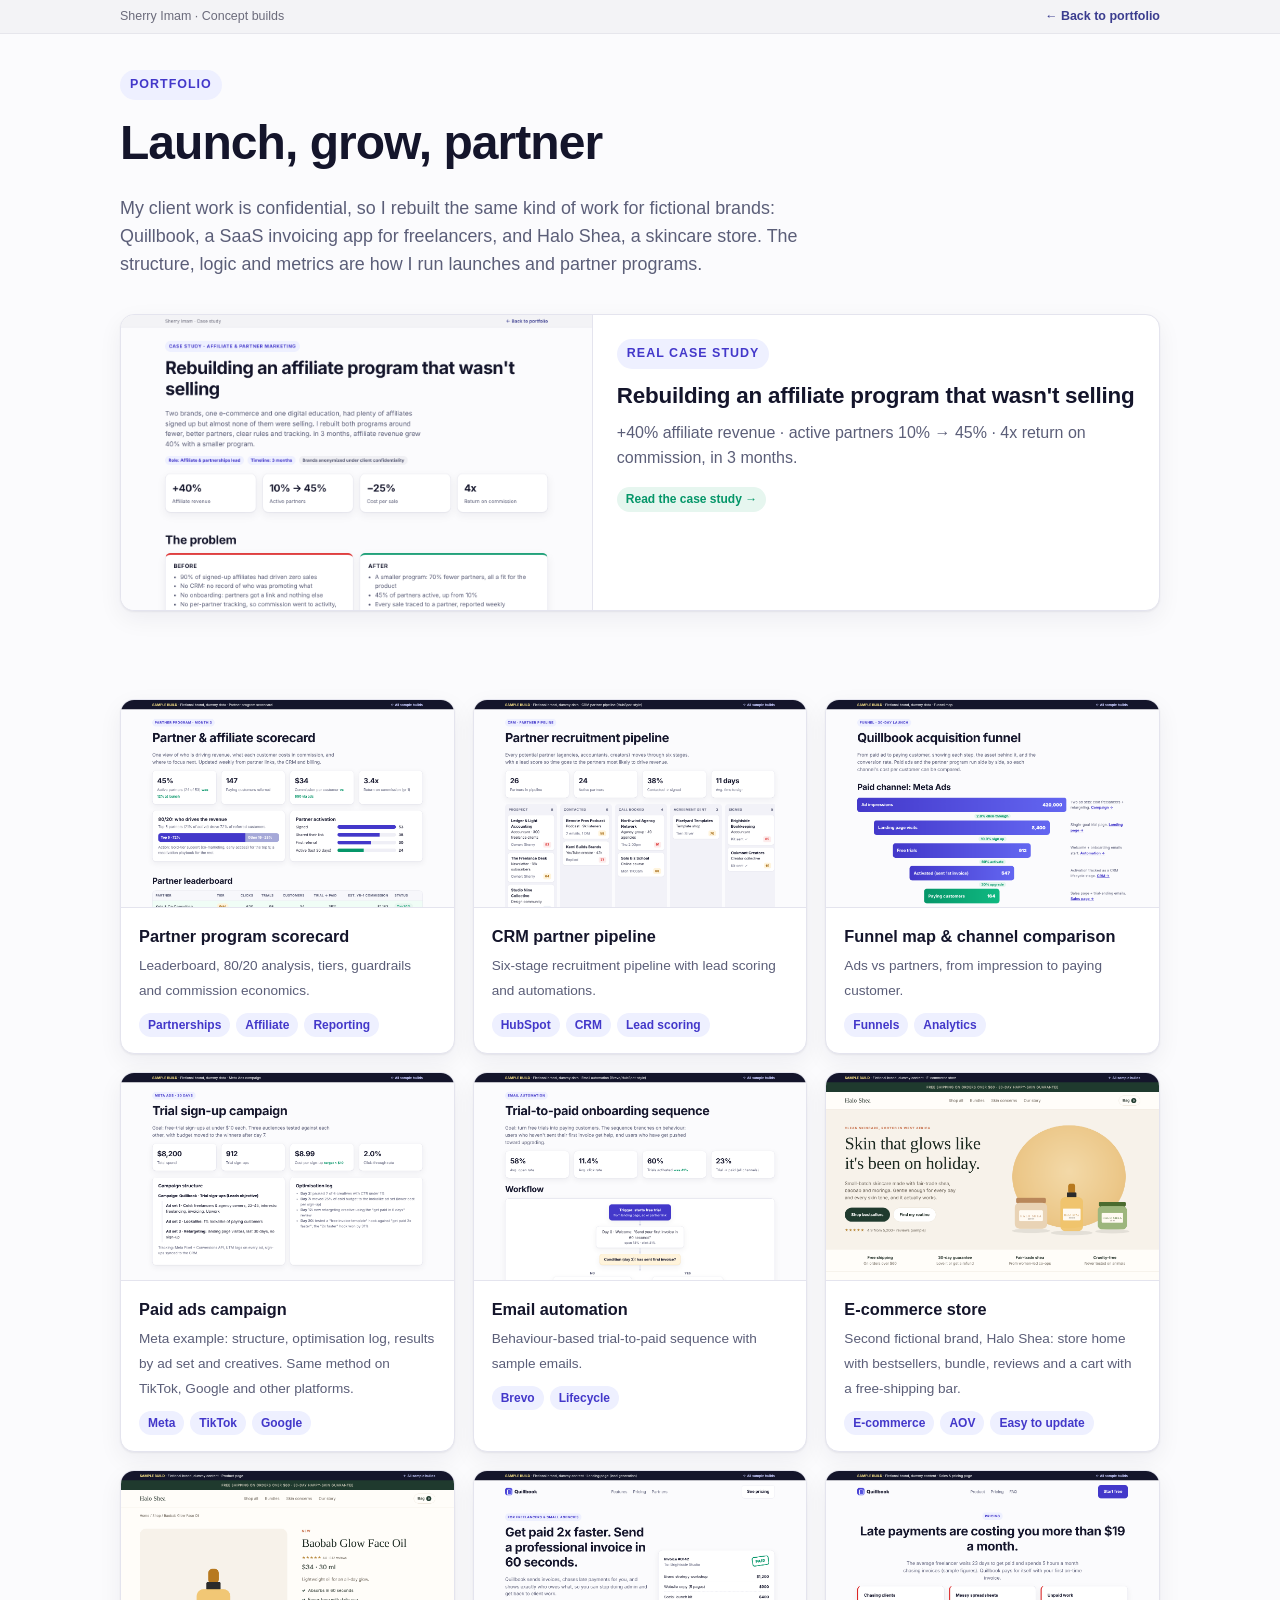
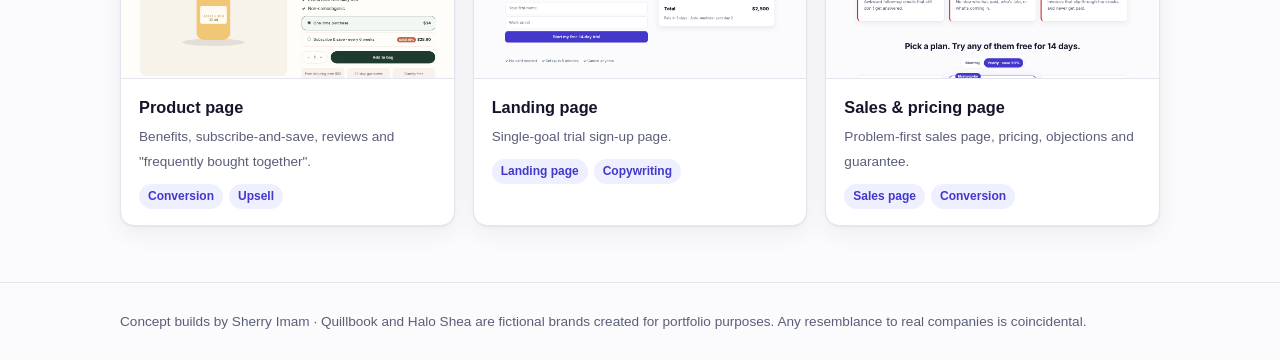
<file: samples/index.html>
<!doctype html>
<html lang="en"><head><meta charset="utf-8"><meta name="viewport" content="width=device-width,initial-scale=1">
<title>Concept builds · Sherry Imam</title>
<link rel="stylesheet" href="style.css">
<style>
.item{display:flex;flex-direction:column;text-decoration:none;color:inherit;padding:0;overflow:hidden;transition:transform .15s}
.item:hover{transform:translateY(-2px)}
.item img{display:block;width:100%;aspect-ratio:16/10;object-fit:cover;object-position:top;border-bottom:1px solid var(--line);background:#f2f2f8}
.item .tx{padding:16px 18px}
.item .tx b{display:block;font-size:1.02rem;margin-bottom:4px}
.chips{display:flex;flex-wrap:wrap;gap:6px;margin-top:10px}
</style></head><body>
<div class="sample-bar"><div class="wrap"><span>Sherry Imam · Concept builds</span><a href="../index.html">← Back to portfolio</a></div></div>

<section class="page-head"><div class="wrap">
  <span class="eyebrow">Portfolio</span>
  <h1>Launch, grow, partner</h1>
  <p class="lede">My client work is confidential, so I rebuilt the same kind of work for fictional brands: Quillbook, a SaaS invoicing app for freelancers, and Halo Shea, a skincare store. The structure, logic and metrics are how I run launches and partner programs.</p>
</div></section>

<section style="padding-top:10px"><div class="wrap">
  <a class="card" href="case-affiliate.html" style="display:grid;grid-template-columns:1fr 1.2fr;gap:0;padding:0;overflow:hidden;text-decoration:none;color:inherit;margin-bottom:22px"><img src="thumbs/case.png" alt="Affiliate program case study" style="width:100%;height:100%;object-fit:cover;object-position:top;border-right:1px solid var(--line)"><div style="padding:24px"><span class="eyebrow">Real case study</span><h2 style="font-size:1.4rem">Rebuilding an affiliate program that wasn't selling</h2><p class="muted">+40% affiliate revenue · active partners 10% → 45% · 4x return on commission, in 3 months.</p><span class="pill green">Read the case study →</span></div></a>
</div></section>
<section style="padding-top:10px"><div class="wrap grid g3">
  <a class="card item" href="partners.html"><img src="thumbs/partners.png" alt="Partner program scorecard"><div class="tx"><b>Partner program scorecard</b><span class="muted small">Leaderboard, 80/20 analysis, tiers, guardrails and commission economics.</span><div class="chips"><span class="pill">Partnerships</span><span class="pill">Affiliate</span><span class="pill">Reporting</span></div></div></a>
  <a class="card item" href="crm.html"><img src="thumbs/crm.png" alt="CRM partner pipeline"><div class="tx"><b>CRM partner pipeline</b><span class="muted small">Six-stage recruitment pipeline with lead scoring and automations.</span><div class="chips"><span class="pill">HubSpot</span><span class="pill">CRM</span><span class="pill">Lead scoring</span></div></div></a>
  <a class="card item" href="funnel.html"><img src="thumbs/funnel.png" alt="Funnel map"><div class="tx"><b>Funnel map &amp; channel comparison</b><span class="muted small">Ads vs partners, from impression to paying customer.</span><div class="chips"><span class="pill">Funnels</span><span class="pill">Analytics</span></div></div></a>
  <a class="card item" href="meta.html"><img src="thumbs/meta.png" alt="Meta Ads campaign"><div class="tx"><b>Paid ads campaign</b><span class="muted small">Meta example: structure, optimisation log, results by ad set and creatives. Same method on TikTok, Google and other platforms.</span><div class="chips"><span class="pill">Meta</span><span class="pill">TikTok</span><span class="pill">Google</span></div></div></a>
  <a class="card item" href="email.html"><img src="thumbs/email.png" alt="Email automation"><div class="tx"><b>Email automation</b><span class="muted small">Behaviour-based trial-to-paid sequence with sample emails.</span><div class="chips"><span class="pill">Brevo</span><span class="pill">Lifecycle</span></div></div></a>
  <a class="card item" href="store/index.html"><img src="thumbs/store.png" alt="E-commerce store"><div class="tx"><b>E-commerce store</b><span class="muted small">Second fictional brand, Halo Shea: store home with bestsellers, bundle, reviews and a cart with a free-shipping bar.</span><div class="chips"><span class="pill">E-commerce</span><span class="pill">AOV</span><span class="pill">Easy to update</span></div></div></a>
  <a class="card item" href="store/product.html?id=face-oil"><img src="thumbs/product.png" alt="Product page"><div class="tx"><b>Product page</b><span class="muted small">Benefits, subscribe-and-save, reviews and "frequently bought together".</span><div class="chips"><span class="pill">Conversion</span><span class="pill">Upsell</span></div></div></a>
  <a class="card item" href="landing.html"><img src="thumbs/landing.png" alt="Landing page"><div class="tx"><b>Landing page</b><span class="muted small">Single-goal trial sign-up page.</span><div class="chips"><span class="pill">Landing page</span><span class="pill">Copywriting</span></div></div></a>
  <a class="card item" href="sales.html"><img src="thumbs/sales.png" alt="Sales and pricing page"><div class="tx"><b>Sales &amp; pricing page</b><span class="muted small">Problem-first sales page, pricing, objections and guarantee.</span><div class="chips"><span class="pill">Sales page</span><span class="pill">Conversion</span></div></div></a>
</div></section>

<footer class="foot"><div class="wrap">Concept builds by Sherry Imam · Quillbook and Halo Shea are fictional brands created for portfolio purposes. Any resemblance to real companies is coincidental.</div></footer>
</body></html>
</file>
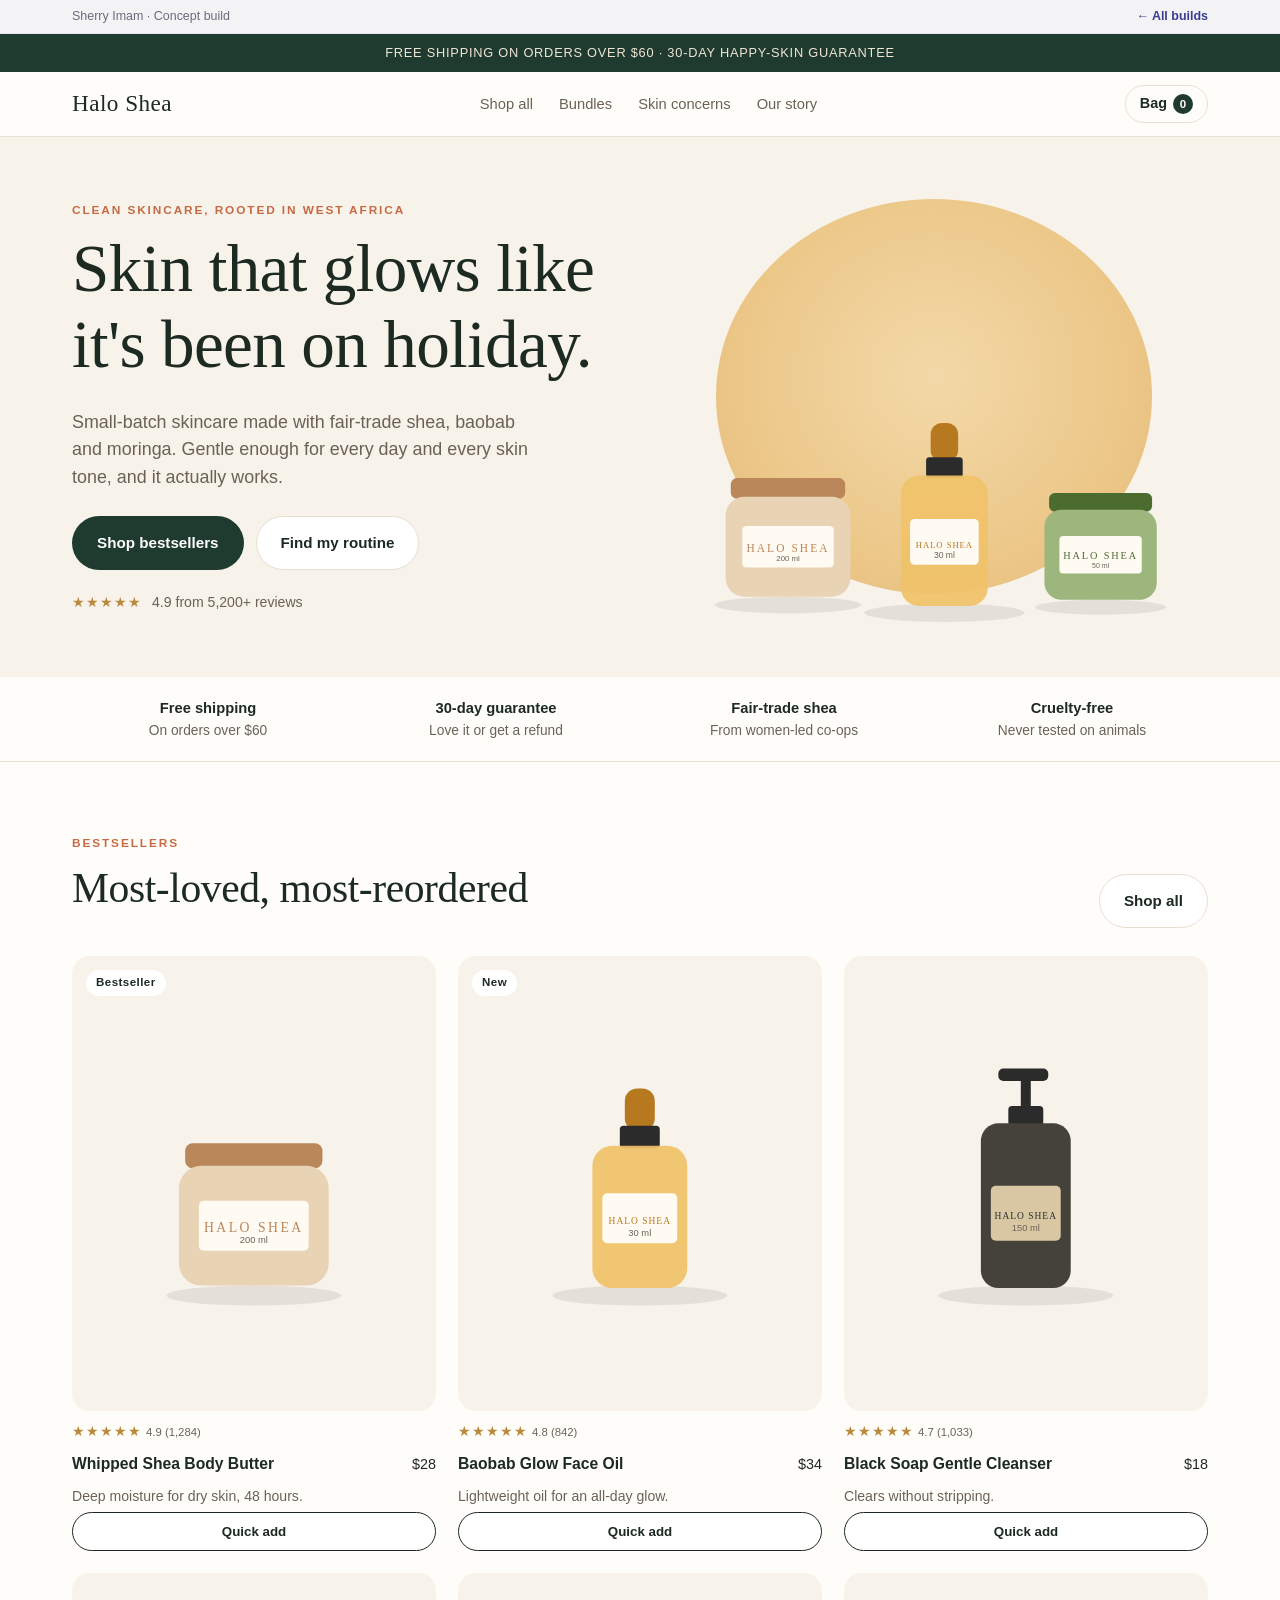
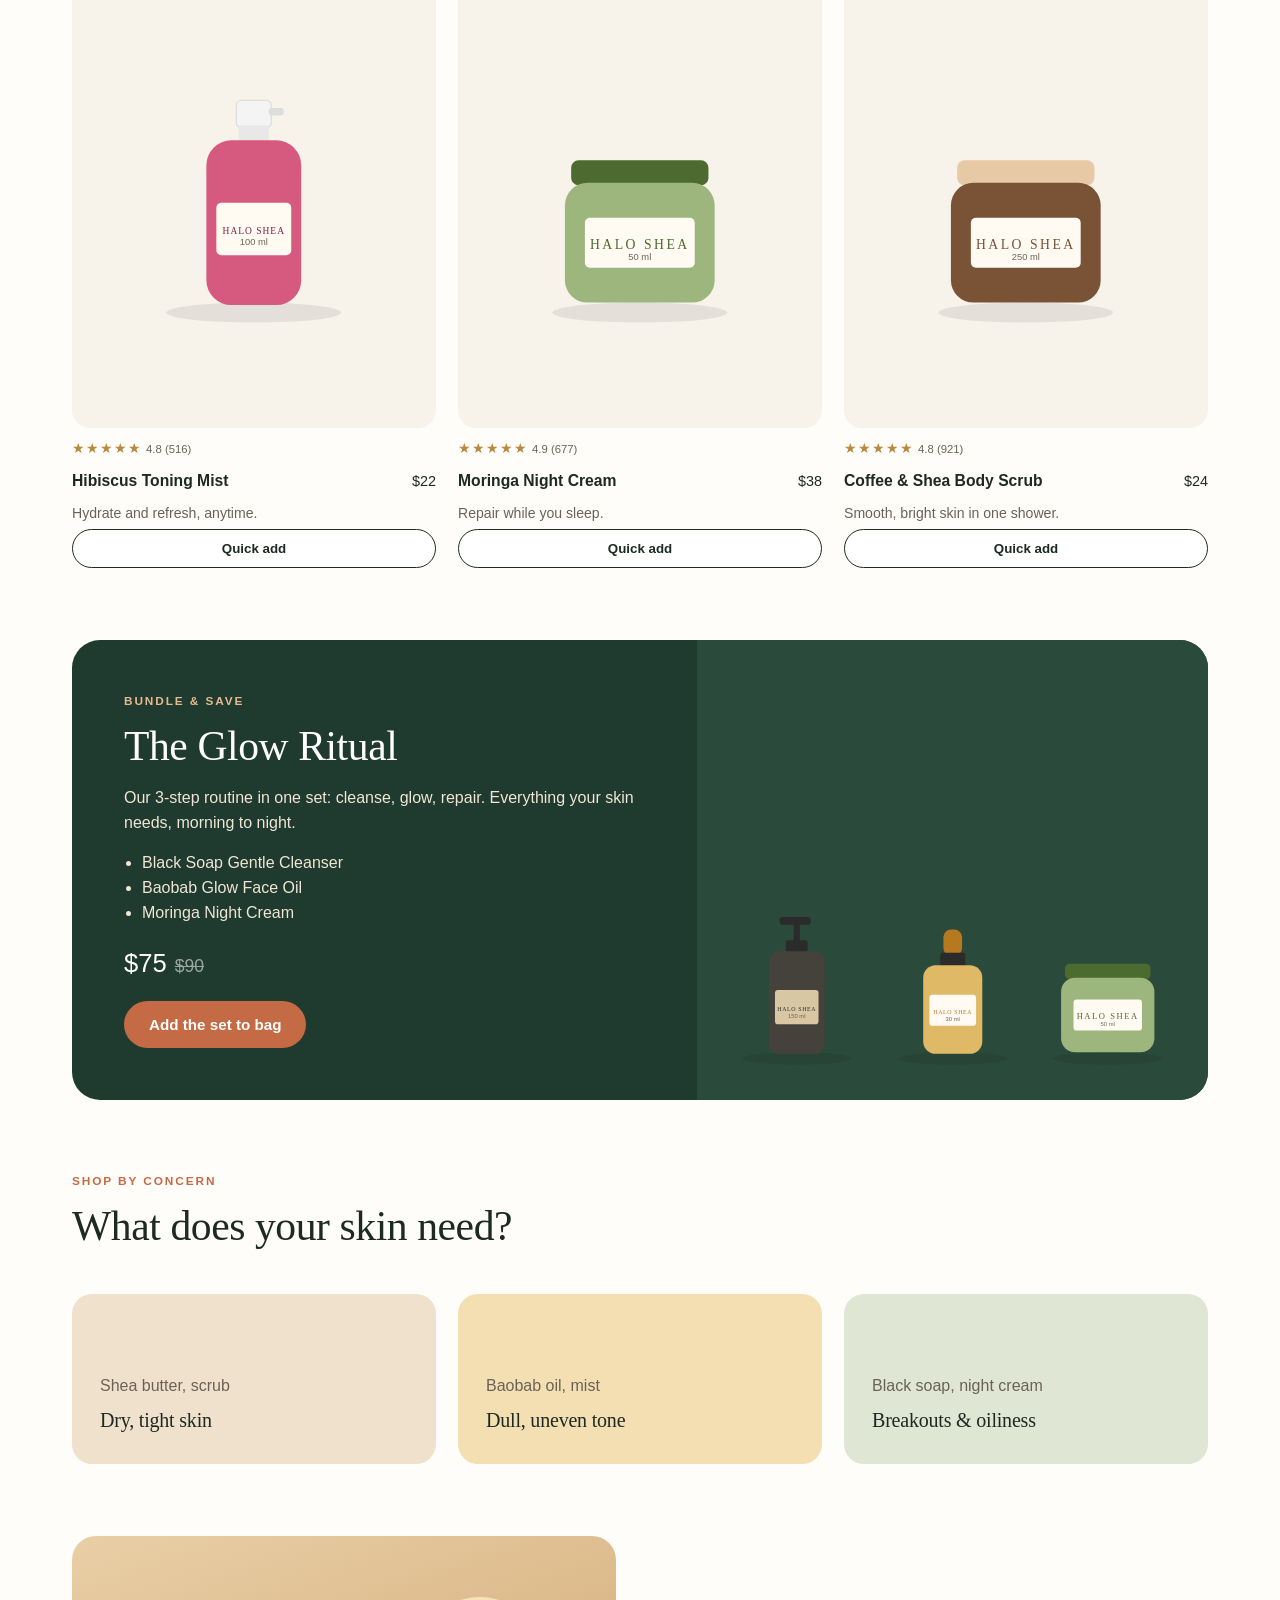
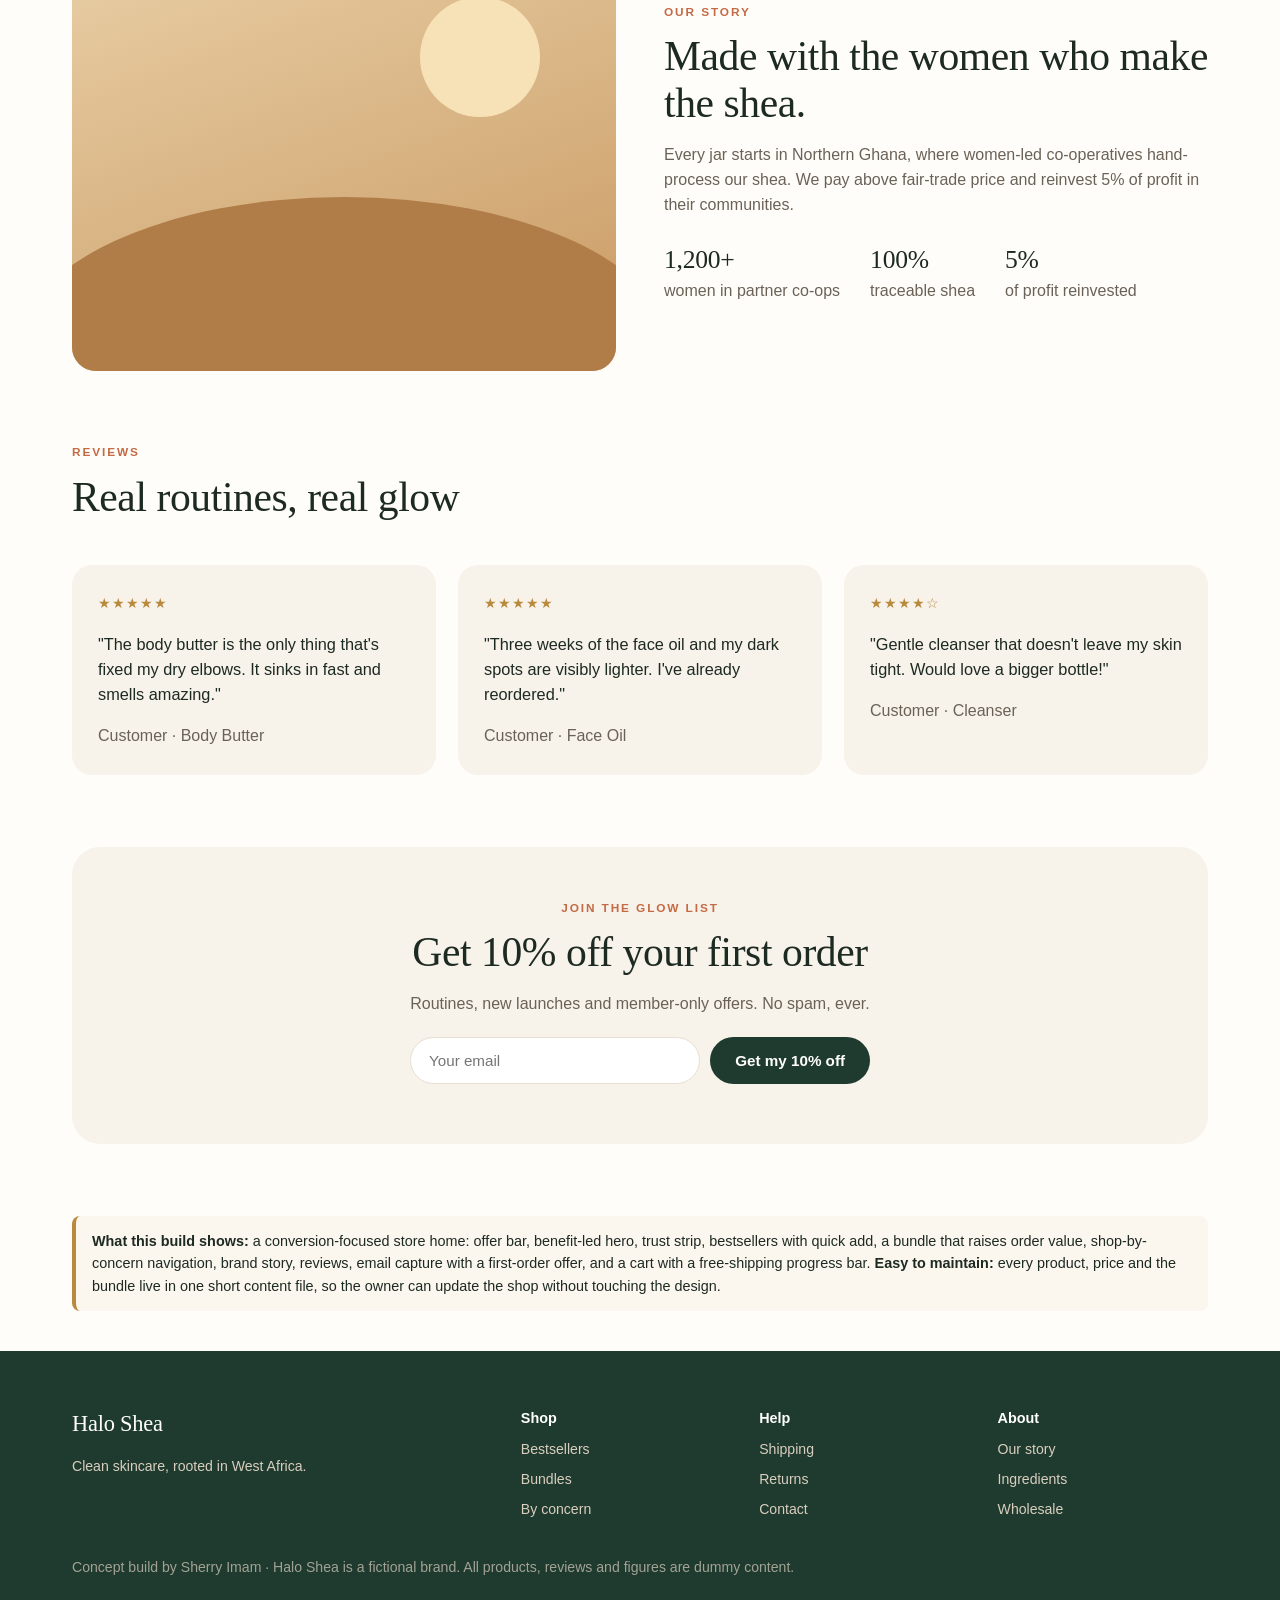
<file: samples/store/index.html>
<!doctype html>
<html lang="en"><head><meta charset="utf-8"><meta name="viewport" content="width=device-width,initial-scale=1">
<title>Halo Shea · E-commerce store (concept build by Sherry Imam)</title>
<link rel="stylesheet" href="store.css">
<style>
.hero{background:var(--cream);padding:0}
.hero .wrap{display:grid;grid-template-columns:1fr 1fr;gap:40px;align-items:center;min-height:540px}
@media(max-width:860px){.hero .wrap{grid-template-columns:1fr;padding-top:44px;padding-bottom:44px;min-height:0}}
.hero h1{font-size:clamp(2.4rem,5.6vw,4.2rem)}
.hero p{font-size:1.12rem;color:var(--muted);max-width:460px}
.hero .ctas{display:flex;gap:12px;flex-wrap:wrap;margin-top:24px}
.hero .proof{display:flex;align-items:center;gap:10px;margin-top:22px;font-size:.88rem;color:var(--muted)}
.stage{position:relative;aspect-ratio:1/1;max-width:520px;width:100%;margin:0 auto}
.stage .sun{position:absolute;inset:10% 8% 14% 8%;border-radius:50%;background:radial-gradient(circle at 50% 45%,#f3d9a8,#ecc88a 60%,#e5b974)}
.stage .p{position:absolute;bottom:8%}
.stage .p1{left:2%;width:40%}.stage .p2{left:30%;width:44%;bottom:6%;z-index:2}.stage .p3{right:0;width:36%}
.trust{border-bottom:1px solid var(--line)}
.trust .wrap{display:grid;grid-template-columns:repeat(4,1fr);gap:16px;padding-top:20px;padding-bottom:20px;font-size:.86rem;text-align:center;color:var(--muted)}
.trust b{display:block;color:var(--ink);font-size:.92rem}
@media(max-width:760px){.trust .wrap{grid-template-columns:repeat(2,1fr)}}
.head{display:flex;justify-content:space-between;align-items:end;gap:16px;margin-bottom:28px;flex-wrap:wrap}
.head h2{font-size:clamp(1.8rem,3.6vw,2.6rem)}
.bundle{background:var(--green);color:#efe6d6;border-radius:28px;overflow:hidden;display:grid;grid-template-columns:1.1fr .9fr}
@media(max-width:860px){.bundle{grid-template-columns:1fr}}
.bundle .tx{padding:52px}
@media(max-width:560px){.bundle .tx{padding:30px}}
.bundle h2{color:#fff;font-size:clamp(1.8rem,3.6vw,2.6rem)}
.bundle .price{font-size:1.6rem;color:#fff;margin:18px 0}.bundle .price s{opacity:.55;font-size:1.1rem;margin-left:8px}
.bundle .art{background:#2a4a3b;display:flex;align-items:flex-end;justify-content:center;gap:0;padding:36px 20px 26px}
.bundle .art svg{width:33%}
.bundle ul{padding-left:18px;margin:0}
.concern{border-radius:20px;padding:28px;text-decoration:none;display:flex;flex-direction:column;gap:6px;min-height:170px;justify-content:flex-end}
.concern b{font-size:1.25rem}
.story{display:grid;grid-template-columns:1fr 1fr;gap:48px;align-items:center}
@media(max-width:860px){.story{grid-template-columns:1fr}}
.story .pic{aspect-ratio:5/4;border-radius:24px;background:linear-gradient(160deg,#e9cfa6,#c99a63);position:relative;overflow:hidden}
.story .pic:before{content:"";position:absolute;left:-10%;right:-10%;bottom:-30%;height:70%;background:#b07d48;border-radius:50% 50% 0 0}
.story .pic:after{content:"";position:absolute;right:14%;top:14%;width:22%;aspect-ratio:1;border-radius:50%;background:#f7e2b8}
.stats{display:flex;gap:30px;margin-top:22px;flex-wrap:wrap}.stats b{display:block;font-size:1.6rem}
.rev{background:var(--cream);border-radius:20px;padding:26px}
.rev p{font-size:1.02rem}
.news{background:var(--cream);border-radius:28px;padding:52px;text-align:center}
.news form{display:flex;gap:10px;max-width:460px;margin:20px auto 0;flex-wrap:wrap}
.news input{flex:1;min-width:200px;padding:14px 18px;border-radius:999px;border:1px solid var(--line);font-size:.95rem;background:#fff}
</style></head><body>
<div class="sample-bar"><div class="wrap"><span>Sherry Imam · Concept build</span><a href="../index.html">← All builds</a></div></div>
<div class="announce">FREE SHIPPING ON ORDERS OVER $60 · 30-DAY HAPPY-SKIN GUARANTEE</div>
<header class="site"><div class="wrap">
  <a class="brand serif" href="index.html">Halo Shea</a>
  <nav class="menu"><a href="#shop">Shop all</a><a href="#bundle">Bundles</a><a href="#concerns">Skin concerns</a><a href="#story">Our story</a></nav>
  <button class="bag" onclick="CART.open()">Bag<span id="cartCount">0</span></button>
</div></header>

<section class="hero"><div class="wrap">
  <div>
    <span class="eyebrow">Clean skincare, rooted in West Africa</span>
    <h1 class="serif">Skin that glows like it's been on holiday.</h1>
    <p>Small-batch skincare made with fair-trade shea, baobab and moringa. Gentle enough for every day and every skin tone, and it actually works.</p>
    <div class="ctas"><a class="btn dark" href="#shop">Shop bestsellers</a><a class="btn light" href="#concerns">Find my routine</a></div>
    <div class="proof"><span class="rating">★★★★★</span> 4.9 from 5,200+ reviews</div>
  </div>
  <div class="stage" id="stage"><div class="sun"></div></div>
</div></section>

<div class="trust"><div class="wrap">
  <div><b>Free shipping</b>On orders over $60</div><div><b>30-day guarantee</b>Love it or get a refund</div><div><b>Fair-trade shea</b>From women-led co-ops</div><div><b>Cruelty-free</b>Never tested on animals</div>
</div></div>

<section id="shop"><div class="wrap">
  <div class="head"><div><span class="eyebrow">Bestsellers</span><h2 class="serif">Most-loved, most-reordered</h2></div><a class="btn light" href="#shop">Shop all</a></div>
  <div class="grid g3" id="grid"></div>
</div></section>

<section id="bundle" style="padding-top:0"><div class="wrap"><div class="bundle">
  <div class="tx">
    <span class="eyebrow" style="color:#e7b98f">Bundle &amp; save</span>
    <h2 class="serif">The Glow Ritual</h2>
    <p>Our 3-step routine in one set: cleanse, glow, repair. Everything your skin needs, morning to night.</p>
    <ul id="bundleItems"></ul>
    <div class="price" id="bundlePrice"></div>
    <button class="btn terra" id="bundleBtn">Add the set to bag</button>
  </div>
  <div class="art" id="bundleArt"></div>
</div></div></section>

<section id="concerns" style="padding-top:0"><div class="wrap">
  <div class="head"><div><span class="eyebrow">Shop by concern</span><h2 class="serif">What does your skin need?</h2></div></div>
  <div class="grid g3">
    <a class="concern" href="product.html?id=body-butter" style="background:#efe1cc"><span class="muted">Shea butter, scrub</span><b class="serif">Dry, tight skin</b></a>
    <a class="concern" href="product.html?id=face-oil" style="background:#f4dfb2"><span class="muted">Baobab oil, mist</span><b class="serif">Dull, uneven tone</b></a>
    <a class="concern" href="product.html?id=cleanser" style="background:#dfe6d3"><span class="muted">Black soap, night cream</span><b class="serif">Breakouts &amp; oiliness</b></a>
  </div>
</div></section>

<section id="story" style="padding-top:0"><div class="wrap story">
  <div class="pic" aria-hidden="true"></div>
  <div>
    <span class="eyebrow">Our story</span>
    <h2 class="serif">Made with the women who make the shea.</h2>
    <p class="muted">Every jar starts in Northern Ghana, where women-led co-operatives hand-process our shea. We pay above fair-trade price and reinvest 5% of profit in their communities.</p>
    <div class="stats"><div><b class="serif">1,200+</b><span class="muted">women in partner co-ops</span></div><div><b class="serif">100%</b><span class="muted">traceable shea</span></div><div><b class="serif">5%</b><span class="muted">of profit reinvested</span></div></div>
  </div>
</div></section>

<section style="padding-top:0"><div class="wrap">
  <div class="head"><div><span class="eyebrow">Reviews</span><h2 class="serif">Real routines, real glow</h2></div></div>
  <div class="grid g3">
    <div class="rev"><span class="rating">★★★★★</span><p>"The body butter is the only thing that's fixed my dry elbows. It sinks in fast and smells amazing."</p><span class="muted">Customer · Body Butter</span></div>
    <div class="rev"><span class="rating">★★★★★</span><p>"Three weeks of the face oil and my dark spots are visibly lighter. I've already reordered."</p><span class="muted">Customer · Face Oil</span></div>
    <div class="rev"><span class="rating">★★★★☆</span><p>"Gentle cleanser that doesn't leave my skin tight. Would love a bigger bottle!"</p><span class="muted">Customer · Cleanser</span></div>
  </div>
</div></section>

<section style="padding-top:0"><div class="wrap"><div class="news">
  <span class="eyebrow">Join the glow list</span>
  <h2 class="serif">Get 10% off your first order</h2>
  <p class="muted">Routines, new launches and member-only offers. No spam, ever.</p>
  <form onsubmit="event.preventDefault();this.nextElementSibling.textContent='Demo form: no data is collected.'"><input type="email" placeholder="Your email" aria-label="Email"><button class="btn dark" type="submit">Get my 10% off</button></form>
  <p class="tiny" role="status"></p>
</div></div></section>

<div class="wrap" style="margin-bottom:40px"><div class="note"><b>What this build shows:</b> a conversion-focused store home: offer bar, benefit-led hero, trust strip, bestsellers with quick add, a bundle that raises order value, shop-by-concern navigation, brand story, reviews, email capture with a first-order offer, and a cart with a free-shipping progress bar. <b>Easy to maintain:</b> every product, price and the bundle live in one short content file, so the owner can update the shop without touching the design.</div></div>

<footer class="site"><div class="wrap">
  <div class="cols">
    <div><div class="serif" style="font-size:1.4rem;color:#fff">Halo Shea</div><p>Clean skincare, rooted in West Africa.</p></div>
    <div><h4>Shop</h4><ul><li><a href="#shop">Bestsellers</a></li><li><a href="#bundle">Bundles</a></li><li><a href="#concerns">By concern</a></li></ul></div>
    <div><h4>Help</h4><ul><li><a href="#">Shipping</a></li><li><a href="#">Returns</a></li><li><a href="#">Contact</a></li></ul></div>
    <div><h4>About</h4><ul><li><a href="#story">Our story</a></li><li><a href="#">Ingredients</a></li><li><a href="#">Wholesale</a></li></ul></div>
  </div>
  <p style="margin-top:36px;opacity:.7">Concept build by Sherry Imam · Halo Shea is a fictional brand. All products, reviews and figures are dummy content.</p>
</div></footer>

<div id="cartRoot"></div>
<script src="store-data.js"></script>
<script>
document.getElementById("cartRoot").innerHTML = cartDrawerHTML();
var stage = document.getElementById("stage");
[["body-butter","p1"],["face-oil","p2"],["night-cream","p3"]].forEach(function (x) {
  var d = document.createElement("div"); d.className = "p " + x[1]; d.innerHTML = productArt(getProduct(x[0])); stage.appendChild(d);
});
document.getElementById("grid").innerHTML = STORE.products.map(function (p) {
  return '<div><a class="pcard" href="product.html?id=' + p.id + '"><div class="art">' + (p.badge ? '<span class="tag">' + p.badge + '</span>' : '') + productArt(p) + '</div>' +
    '<span class="rating">' + stars(p.rating) + '<small>' + p.rating + ' (' + p.reviews.toLocaleString() + ')</small></span>' +
    '<div class="meta"><b>' + p.name + '</b><span>' + money(p.price) + '</span></div><span class="muted" style="font-size:.88rem">' + p.short + '</span></a>' +
    '<div class="quick"><button onclick="CART.add(\'' + p.id + '\',1,\'' + p.name.replace(/'/g, "\\'") + '\',' + p.price + ')">Quick add</button></div></div>';
}).join("");
var b = STORE.bundle, full = 0;
document.getElementById("bundleItems").innerHTML = b.items.map(function (id) { var p = getProduct(id); full += p.price; return "<li>" + p.name + "</li>"; }).join("");
document.getElementById("bundlePrice").innerHTML = money(b.price) + "<s>" + money(full) + "</s>";
document.getElementById("bundleArt").innerHTML = b.items.map(function (id) { return productArt(getProduct(id)); }).join("");
document.getElementById("bundleBtn").onclick = function () { CART.add(b.id, 1, b.name, b.price); };
CART.render();
</script>
</body></html>
</file>
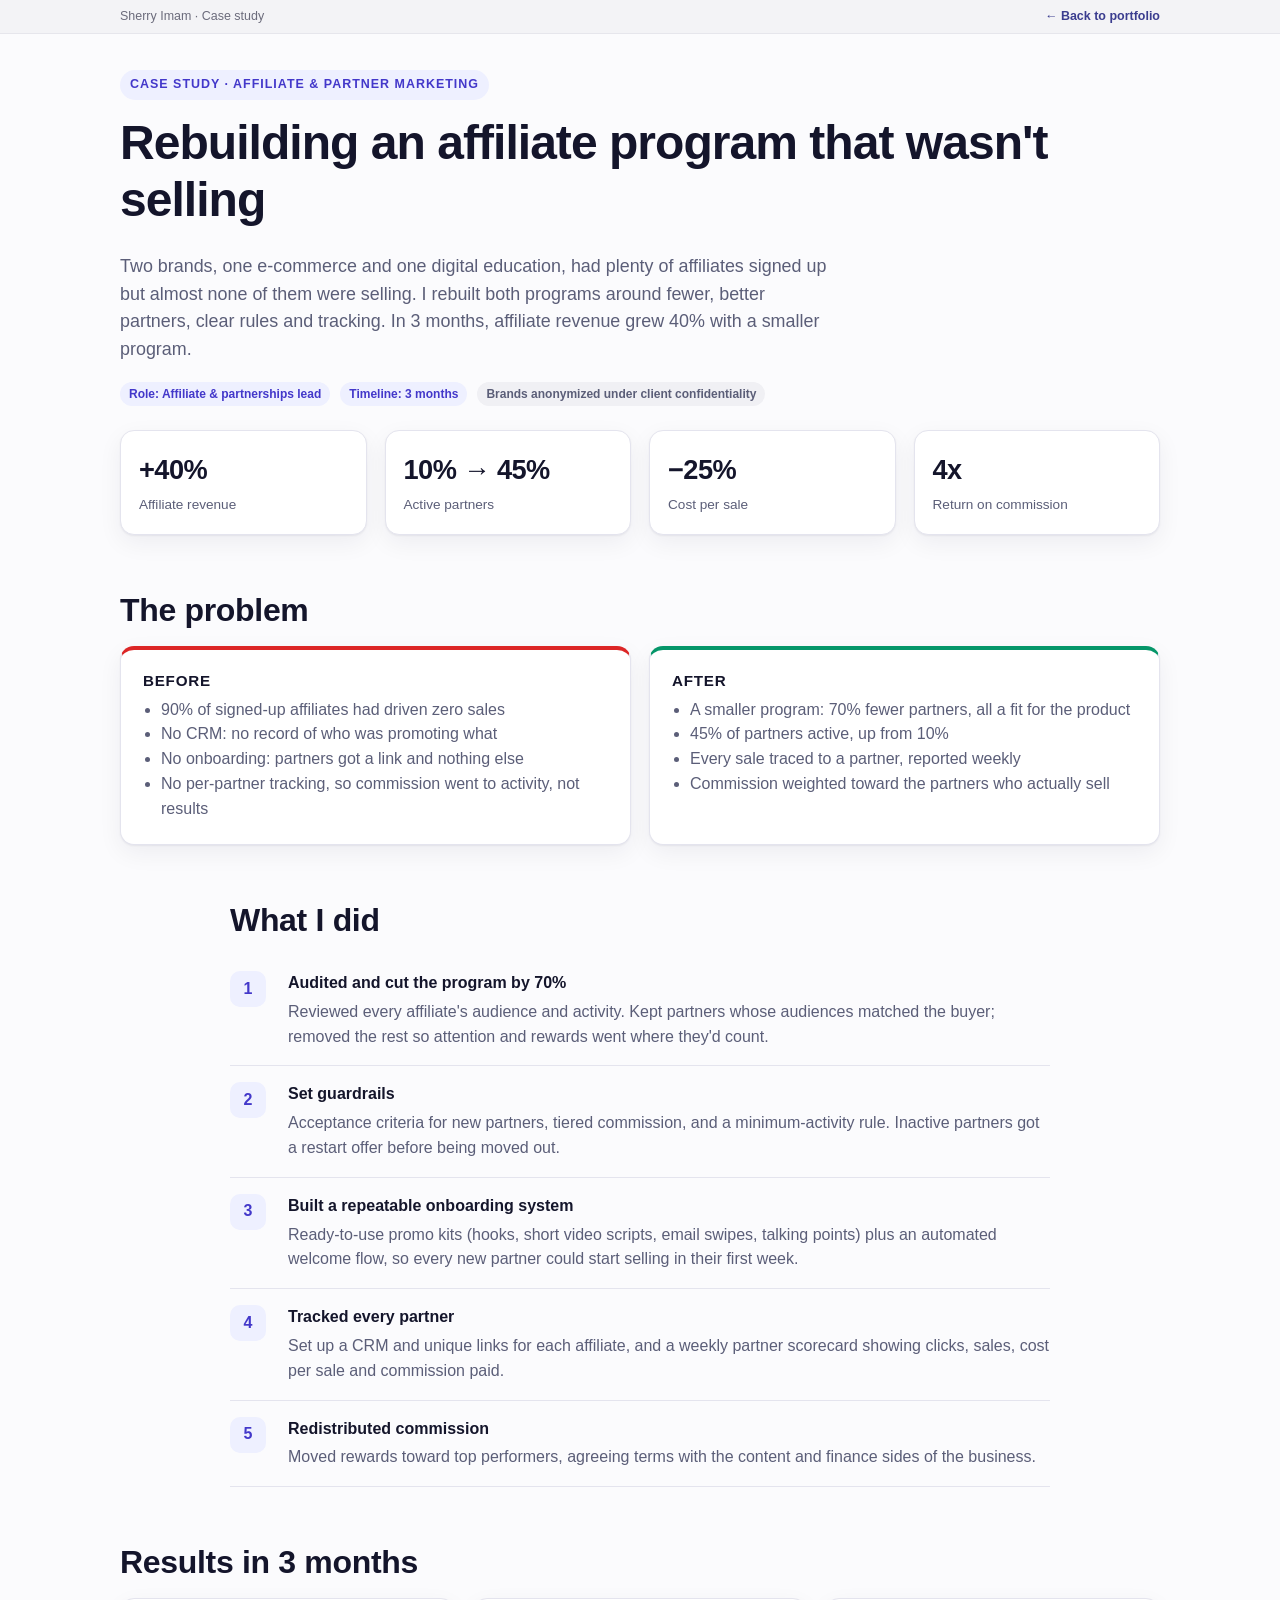
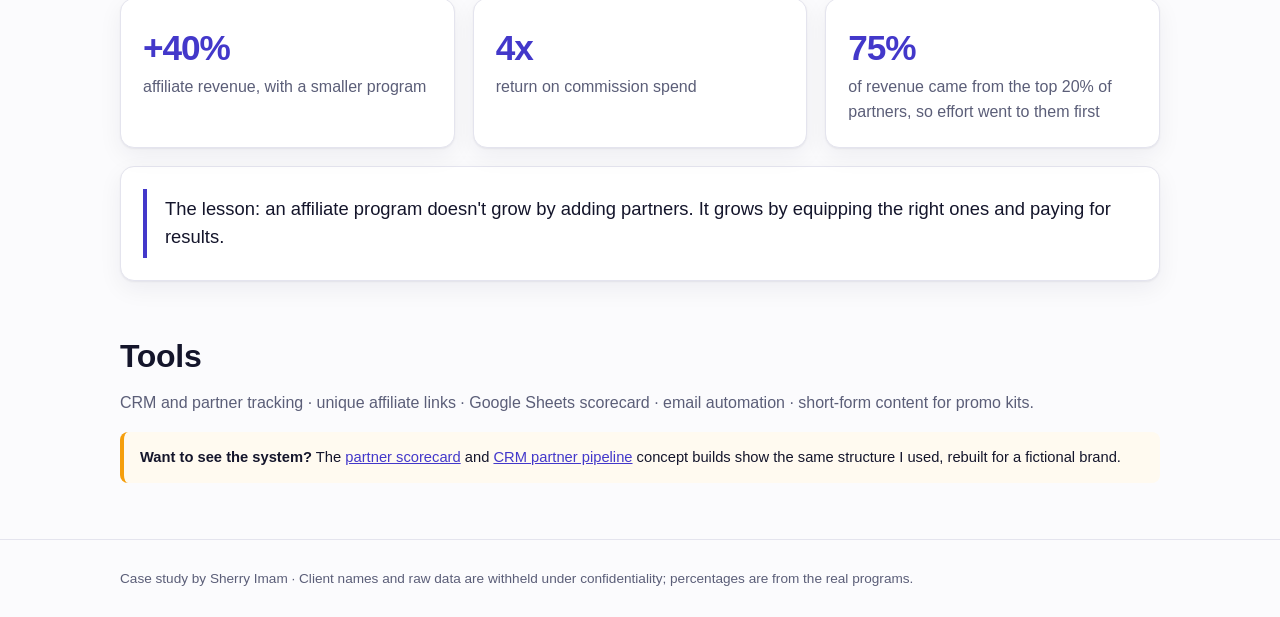
<file: samples/case-affiliate.html>
<!doctype html>
<html lang="en"><head><meta charset="utf-8"><meta name="viewport" content="width=device-width,initial-scale=1">
<title>Case study: affiliate program rebuild · Sherry Imam</title>
<link rel="stylesheet" href="style.css">
<style>
.meta-row{display:flex;flex-wrap:wrap;gap:10px;margin-top:16px}
.big{font-size:2.2rem;font-weight:800;letter-spacing:-.03em;color:var(--brand)}
.step{display:grid;grid-template-columns:44px 1fr;gap:14px;padding:16px 0;border-bottom:1px solid var(--line)}
.step .n{width:36px;height:36px;border-radius:10px;background:var(--brand-soft);color:var(--brand);font-weight:800;display:grid;place-items:center}
.step p{margin:4px 0 0;color:var(--muted)}
.ba{display:grid;grid-template-columns:1fr 1fr;gap:18px}
@media(max-width:600px){.ba{grid-template-columns:1fr}}
.ba .card h3{font-size:.95rem;text-transform:uppercase;letter-spacing:.05em}
.ba ul{margin:0;padding-left:18px;color:var(--muted)}
.before{border-top:4px solid var(--red)}.after{border-top:4px solid var(--green)}
blockquote{margin:0;font-size:1.15rem;border-left:4px solid var(--brand);padding:6px 0 6px 18px}
</style></head><body>
<div class="sample-bar"><div class="wrap"><span>Sherry Imam · Case study</span><a href="../index.html">← Back to portfolio</a></div></div>

<section class="page-head"><div class="wrap">
  <span class="eyebrow">Case study · Affiliate &amp; partner marketing</span>
  <h1>Rebuilding an affiliate program that wasn't selling</h1>
  <p class="lede">Two brands, one e-commerce and one digital education, had plenty of affiliates signed up but almost none of them were selling. I rebuilt both programs around fewer, better partners, clear rules and tracking. In 3 months, affiliate revenue grew 40% with a smaller program.</p>
  <div class="meta-row"><span class="pill">Role: Affiliate &amp; partnerships lead</span><span class="pill">Timeline: 3 months</span><span class="pill grey">Brands anonymized under client confidentiality</span></div>
</div></section>

<section style="padding-top:16px"><div class="wrap">
  <div class="grid g4">
    <div class="card kpi"><b>+40%</b><span>Affiliate revenue</span></div>
    <div class="card kpi"><b>10% → 45%</b><span>Active partners</span></div>
    <div class="card kpi"><b>−25%</b><span>Cost per sale</span></div>
    <div class="card kpi"><b>4x</b><span>Return on commission</span></div>
  </div>
</div></section>

<section style="padding-top:0"><div class="wrap">
  <h2>The problem</h2>
  <div class="ba">
    <div class="card before"><h3>Before</h3><ul>
      <li>90% of signed-up affiliates had driven zero sales</li>
      <li>No CRM: no record of who was promoting what</li>
      <li>No onboarding: partners got a link and nothing else</li>
      <li>No per-partner tracking, so commission went to activity, not results</li>
    </ul></div>
    <div class="card after"><h3>After</h3><ul>
      <li>A smaller program: 70% fewer partners, all a fit for the product</li>
      <li>45% of partners active, up from 10%</li>
      <li>Every sale traced to a partner, reported weekly</li>
      <li>Commission weighted toward the partners who actually sell</li>
    </ul></div>
  </div>
</div></section>

<section style="padding-top:0"><div class="wrap" style="max-width:860px">
  <h2>What I did</h2>
  <div class="step"><span class="n">1</span><div><b>Audited and cut the program by 70%</b><p>Reviewed every affiliate's audience and activity. Kept partners whose audiences matched the buyer; removed the rest so attention and rewards went where they'd count.</p></div></div>
  <div class="step"><span class="n">2</span><div><b>Set guardrails</b><p>Acceptance criteria for new partners, tiered commission, and a minimum-activity rule. Inactive partners got a restart offer before being moved out.</p></div></div>
  <div class="step"><span class="n">3</span><div><b>Built a repeatable onboarding system</b><p>Ready-to-use promo kits (hooks, short video scripts, email swipes, talking points) plus an automated welcome flow, so every new partner could start selling in their first week.</p></div></div>
  <div class="step"><span class="n">4</span><div><b>Tracked every partner</b><p>Set up a CRM and unique links for each affiliate, and a weekly partner scorecard showing clicks, sales, cost per sale and commission paid.</p></div></div>
  <div class="step"><span class="n">5</span><div><b>Redistributed commission</b><p>Moved rewards toward top performers, agreeing terms with the content and finance sides of the business.</p></div></div>
</div></section>

<section style="padding-top:0"><div class="wrap">
  <h2>Results in 3 months</h2>
  <div class="grid g3">
    <div class="card"><div class="big">+40%</div><p class="muted" style="margin:0">affiliate revenue, with a smaller program</p></div>
    <div class="card"><div class="big">4x</div><p class="muted" style="margin:0">return on commission spend</p></div>
    <div class="card"><div class="big">75%</div><p class="muted" style="margin:0">of revenue came from the top 20% of partners, so effort went to them first</p></div>
  </div>
  <div class="card" style="margin-top:18px"><blockquote>The lesson: an affiliate program doesn't grow by adding partners. It grows by equipping the right ones and paying for results.</blockquote></div>
</div></section>

<section style="padding-top:0"><div class="wrap">
  <h2>Tools</h2>
  <p class="muted">CRM and partner tracking · unique affiliate links · Google Sheets scorecard · email automation · short-form content for promo kits.</p>
  <div class="note"><b>Want to see the system?</b> The <a href="partners.html">partner scorecard</a> and <a href="crm.html">CRM partner pipeline</a> concept builds show the same structure I used, rebuilt for a fictional brand.</div>
</div></section>

<footer class="foot"><div class="wrap">Case study by Sherry Imam · Client names and raw data are withheld under confidentiality; percentages are from the real programs.</div></footer>
</body></html>
</file>
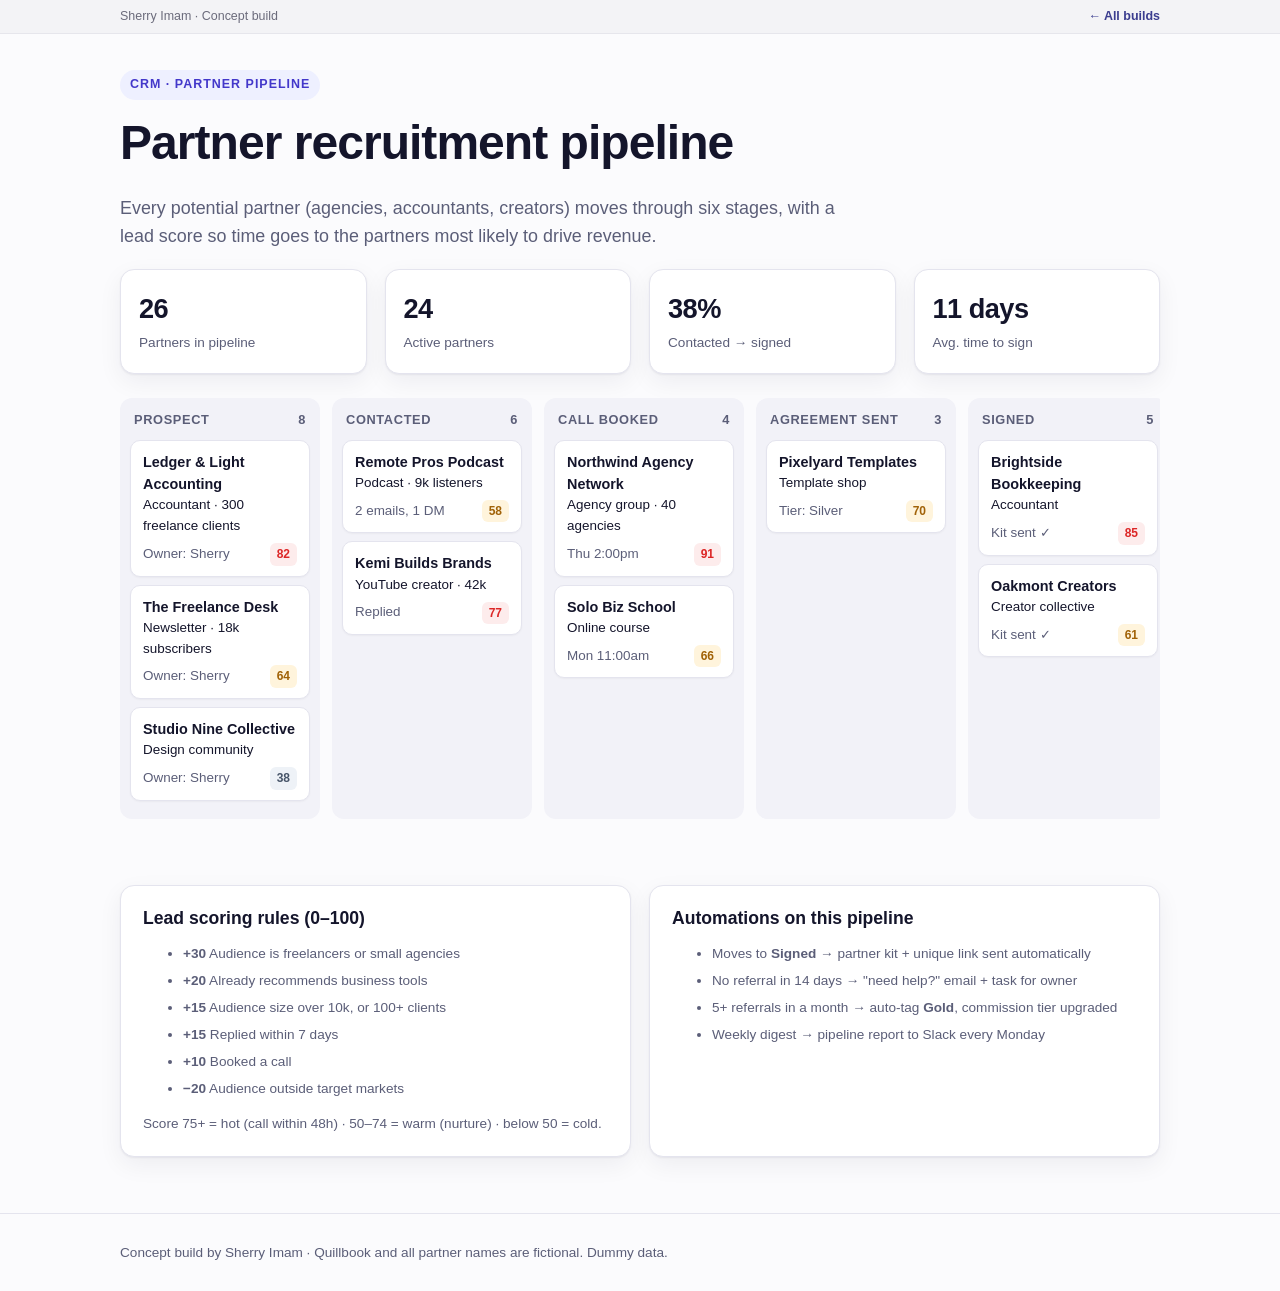
<file: samples/crm.html>
<!doctype html>
<html lang="en"><head><meta charset="utf-8"><meta name="viewport" content="width=device-width,initial-scale=1">
<title>CRM partner pipeline · Quillbook (concept build by Sherry Imam)</title>
<link rel="stylesheet" href="style.css">
<style>
.board{display:grid;grid-template-columns:repeat(6,minmax(200px,1fr));gap:12px;overflow-x:auto;padding-bottom:10px}
.col{background:#f2f2f8;border-radius:12px;padding:10px;min-width:200px}
.col h4{margin:2px 4px 10px;font-size:.8rem;text-transform:uppercase;letter-spacing:.05em;color:var(--muted);display:flex;justify-content:space-between}
.deal{background:#fff;border:1px solid var(--line);border-radius:10px;padding:10px 12px;margin-bottom:8px;font-size:.84rem;box-shadow:0 1px 2px rgba(0,0,0,.04)}
.deal b{display:block;font-size:.9rem}
.deal .meta{display:flex;justify-content:space-between;align-items:center;margin-top:6px;color:var(--muted)}
.score{font-weight:800;font-size:.75rem;padding:2px 7px;border-radius:6px}
.hot{background:var(--red-soft);color:var(--red)} .warm{background:#fff4dc;color:#a16207} .cold{background:#eef2f7;color:#475569}
.rules li{margin-bottom:6px}
</style></head><body>
<div class="sample-bar"><div class="wrap"><span>Sherry Imam · Concept build</span><a href="index.html">← All builds</a></div></div>

<section class="page-head"><div class="wrap">
  <span class="eyebrow">CRM · Partner pipeline</span>
  <h1>Partner recruitment pipeline</h1>
  <p class="lede">Every potential partner (agencies, accountants, creators) moves through six stages, with a lead score so time goes to the partners most likely to drive revenue.</p>
  <div class="grid g4" style="margin-top:18px">
    <div class="card kpi"><b>26</b><span>Partners in pipeline</span></div>
    <div class="card kpi"><b>24</b><span>Active partners</span></div>
    <div class="card kpi"><b>38%</b><span>Contacted → signed</span></div>
    <div class="card kpi"><b>11 days</b><span>Avg. time to sign</span></div>
  </div>
</div></section>

<section style="padding-top:16px"><div class="wrap">
  <div class="board">
    <div class="col"><h4>Prospect <span>8</span></h4>
      <div class="deal"><b>Ledger &amp; Light Accounting</b>Accountant · 300 freelance clients<div class="meta"><span>Owner: Sherry</span><span class="score hot">82</span></div></div>
      <div class="deal"><b>The Freelance Desk</b>Newsletter · 18k subscribers<div class="meta"><span>Owner: Sherry</span><span class="score warm">64</span></div></div>
      <div class="deal"><b>Studio Nine Collective</b>Design community<div class="meta"><span>Owner: Sherry</span><span class="score cold">38</span></div></div>
    </div>
    <div class="col"><h4>Contacted <span>6</span></h4>
      <div class="deal"><b>Remote Pros Podcast</b>Podcast · 9k listeners<div class="meta"><span>2 emails, 1 DM</span><span class="score warm">58</span></div></div>
      <div class="deal"><b>Kemi Builds Brands</b>YouTube creator · 42k<div class="meta"><span>Replied</span><span class="score hot">77</span></div></div>
    </div>
    <div class="col"><h4>Call booked <span>4</span></h4>
      <div class="deal"><b>Northwind Agency Network</b>Agency group · 40 agencies<div class="meta"><span>Thu 2:00pm</span><span class="score hot">91</span></div></div>
      <div class="deal"><b>Solo Biz School</b>Online course<div class="meta"><span>Mon 11:00am</span><span class="score warm">66</span></div></div>
    </div>
    <div class="col"><h4>Agreement sent <span>3</span></h4>
      <div class="deal"><b>Pixelyard Templates</b>Template shop<div class="meta"><span>Tier: Silver</span><span class="score warm">70</span></div></div>
    </div>
    <div class="col"><h4>Signed <span>5</span></h4>
      <div class="deal"><b>Brightside Bookkeeping</b>Accountant<div class="meta"><span>Kit sent ✓</span><span class="score hot">85</span></div></div>
      <div class="deal"><b>Oakmont Creators</b>Creator collective<div class="meta"><span>Kit sent ✓</span><span class="score warm">61</span></div></div>
    </div>
    <div class="col"><h4>Active <span>24</span></h4>
      <div class="deal"><b>Kola &amp; Co Consulting</b>12 referrals this month<div class="meta"><span>Tier: Gold</span><span class="pill green">Top 20%</span></div></div>
      <div class="deal"><b>Freelancer Finance Hub</b>7 referrals this month<div class="meta"><span>Tier: Silver</span><span class="pill green">Active</span></div></div>
    </div>
  </div>
</div></section>

<section style="padding-top:0"><div class="wrap grid g2">
  <div class="card"><h3>Lead scoring rules (0–100)</h3>
    <ul class="rules muted small">
      <li><b>+30</b> Audience is freelancers or small agencies</li>
      <li><b>+20</b> Already recommends business tools</li>
      <li><b>+15</b> Audience size over 10k, or 100+ clients</li>
      <li><b>+15</b> Replied within 7 days</li>
      <li><b>+10</b> Booked a call</li>
      <li><b>−20</b> Audience outside target markets</li>
    </ul>
    <p class="small muted" style="margin:0">Score 75+ = hot (call within 48h) · 50–74 = warm (nurture) · below 50 = cold.</p>
  </div>
  <div class="card"><h3>Automations on this pipeline</h3>
    <ul class="rules muted small">
      <li>Moves to <b>Signed</b> → partner kit + unique link sent automatically</li>
      <li>No referral in 14 days → "need help?" email + task for owner</li>
      <li>5+ referrals in a month → auto-tag <b>Gold</b>, commission tier upgraded</li>
      <li>Weekly digest → pipeline report to Slack every Monday</li>
    </ul>
  </div>
</div></section>

<footer class="foot"><div class="wrap">Concept build by Sherry Imam · Quillbook and all partner names are fictional. Dummy data.</div></footer>
</body></html>
</file>
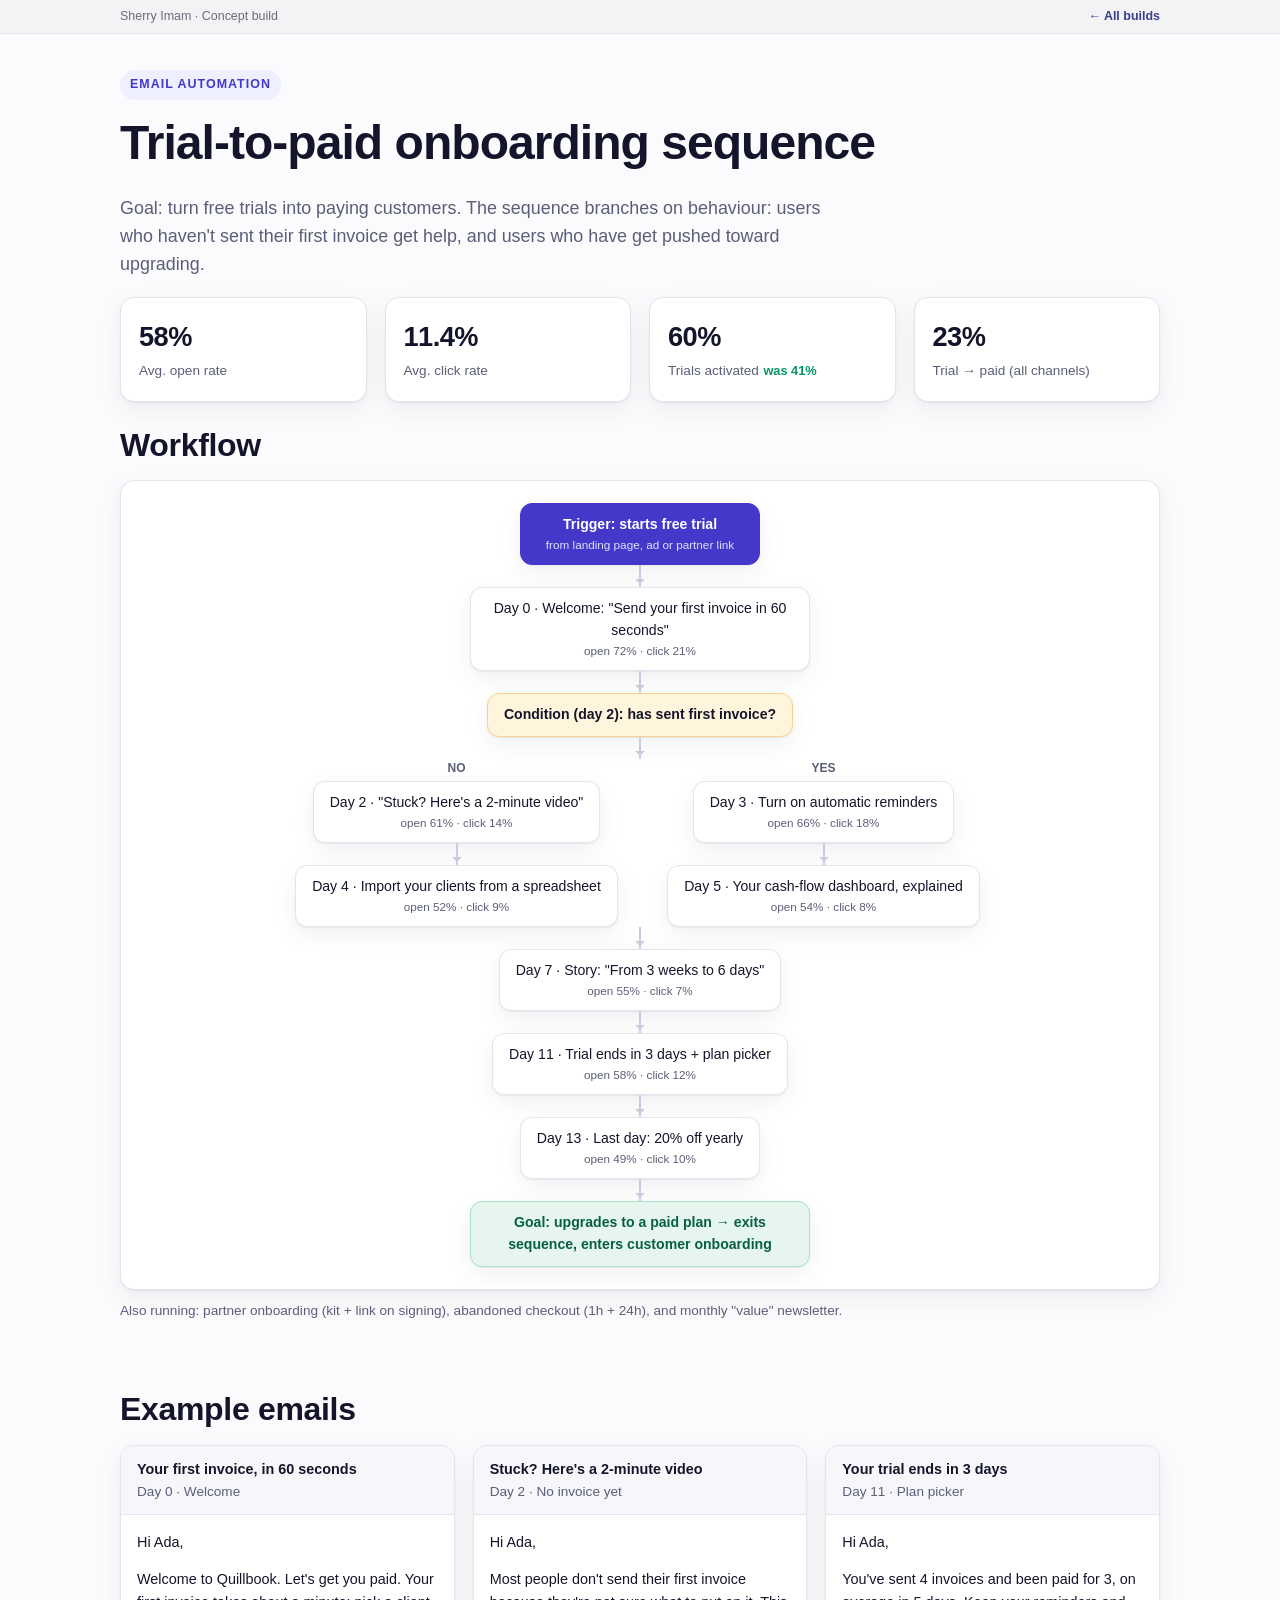
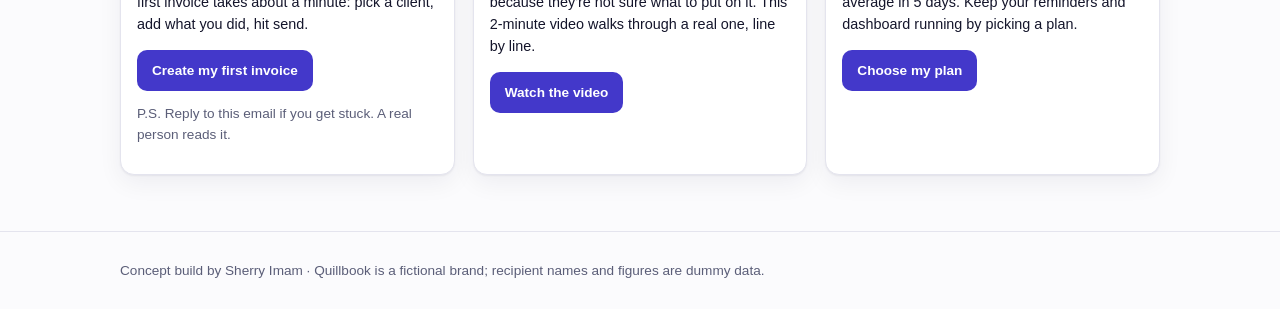
<file: samples/email.html>
<!doctype html>
<html lang="en"><head><meta charset="utf-8"><meta name="viewport" content="width=device-width,initial-scale=1">
<title>Email automation · Quillbook (concept build by Sherry Imam)</title>
<link rel="stylesheet" href="style.css">
<style>
.flow{display:flex;flex-direction:column;align-items:center;gap:0}
.node{background:#fff;border:1px solid var(--line);border-radius:12px;padding:10px 16px;box-shadow:var(--shadow);font-size:.88rem;text-align:center;min-width:240px;max-width:340px}
.node.trig{background:var(--brand);color:#fff;border-color:var(--brand);font-weight:700}
.node.cond{background:#fff4dc;border-color:#f6d28b;font-weight:700}
.node.goal{background:var(--green-soft);border-color:#a7e3c9;font-weight:700;color:#065f46}
.node small{display:block;color:var(--muted);font-weight:500}
.node.trig small{color:#dfe1ff}
.arrow{width:2px;height:22px;background:#c9cbe0;position:relative}
.arrow:after{content:"";position:absolute;bottom:-2px;left:-4px;border:5px solid transparent;border-top-color:#c9cbe0}
.split{display:grid;grid-template-columns:1fr 1fr;gap:14px;width:100%;max-width:720px}
.split .branch{display:flex;flex-direction:column;align-items:center}
.split .lab{font-size:.75rem;font-weight:800;color:var(--muted);margin-bottom:4px}
@media(max-width:600px){.node{min-width:0;width:100%}.split{grid-template-columns:1fr}}
.mail{background:#fff;border:1px solid var(--line);border-radius:14px;box-shadow:var(--shadow);overflow:hidden;font-size:.9rem}
.mail .hd{padding:12px 16px;border-bottom:1px solid var(--line);background:#f7f7fb}
.mail .hd b{display:block}
.mail .bd{padding:16px}
.mail .bd .btn{padding:9px 14px;font-size:.85rem}
</style></head><body>
<div class="sample-bar"><div class="wrap"><span>Sherry Imam · Concept build</span><a href="index.html">← All builds</a></div></div>

<section class="page-head"><div class="wrap">
  <span class="eyebrow">Email automation</span>
  <h1>Trial-to-paid onboarding sequence</h1>
  <p class="lede">Goal: turn free trials into paying customers. The sequence branches on behaviour: users who haven't sent their first invoice get help, and users who have get pushed toward upgrading.</p>
  <div class="grid g4" style="margin-top:18px">
    <div class="card kpi"><b>58%</b><span>Avg. open rate</span></div>
    <div class="card kpi"><b>11.4%</b><span>Avg. click rate</span></div>
    <div class="card kpi"><b>60%</b><span>Trials activated</span> <em>was 41%</em></div>
    <div class="card kpi"><b>23%</b><span>Trial → paid (all channels)</span></div>
  </div>
</div></section>

<section style="padding-top:16px"><div class="wrap">
  <h2>Workflow</h2>
  <div class="card"><div class="flow">
    <div class="node trig">Trigger: starts free trial<small>from landing page, ad or partner link</small></div><div class="arrow"></div>
    <div class="node">Day 0 · Welcome: "Send your first invoice in 60 seconds"<small>open 72% · click 21%</small></div><div class="arrow"></div>
    <div class="node cond">Condition (day 2): has sent first invoice?</div><div class="arrow"></div>
    <div class="split">
      <div class="branch"><span class="lab">NO</span><div class="node">Day 2 · "Stuck? Here's a 2-minute video"<small>open 61% · click 14%</small></div><div class="arrow"></div><div class="node">Day 4 · Import your clients from a spreadsheet<small>open 52% · click 9%</small></div></div>
      <div class="branch"><span class="lab">YES</span><div class="node">Day 3 · Turn on automatic reminders<small>open 66% · click 18%</small></div><div class="arrow"></div><div class="node">Day 5 · Your cash-flow dashboard, explained<small>open 54% · click 8%</small></div></div>
    </div><div class="arrow"></div>
    <div class="node">Day 7 · Story: "From 3 weeks to 6 days"<small>open 55% · click 7%</small></div><div class="arrow"></div>
    <div class="node">Day 11 · Trial ends in 3 days + plan picker<small>open 58% · click 12%</small></div><div class="arrow"></div>
    <div class="node">Day 13 · Last day: 20% off yearly<small>open 49% · click 10%</small></div><div class="arrow"></div>
    <div class="node goal">Goal: upgrades to a paid plan → exits sequence, enters customer onboarding</div>
  </div></div>
  <p class="small muted" style="margin-top:10px">Also running: partner onboarding (kit + link on signing), abandoned checkout (1h + 24h), and monthly "value" newsletter.</p>
</div></section>

<section style="padding-top:0"><div class="wrap">
  <h2>Example emails</h2>
  <div class="grid g3">
    <div class="mail"><div class="hd"><b>Your first invoice, in 60 seconds</b><span class="small muted">Day 0 · Welcome</span></div><div class="bd"><p>Hi Ada,</p><p>Welcome to Quillbook. Let's get you paid. Your first invoice takes about a minute: pick a client, add what you did, hit send.</p><span class="btn primary">Create my first invoice</span><p class="small muted" style="margin-top:12px">P.S. Reply to this email if you get stuck. A real person reads it.</p></div></div>
    <div class="mail"><div class="hd"><b>Stuck? Here's a 2-minute video</b><span class="small muted">Day 2 · No invoice yet</span></div><div class="bd"><p>Hi Ada,</p><p>Most people don't send their first invoice because they're not sure what to put on it. This 2-minute video walks through a real one, line by line.</p><span class="btn primary">Watch the video</span></div></div>
    <div class="mail"><div class="hd"><b>Your trial ends in 3 days</b><span class="small muted">Day 11 · Plan picker</span></div><div class="bd"><p>Hi Ada,</p><p>You've sent 4 invoices and been paid for 3, on average in 5 days. Keep your reminders and dashboard running by picking a plan.</p><span class="btn primary">Choose my plan</span></div></div>
  </div>
</div></section>

<footer class="foot"><div class="wrap">Concept build by Sherry Imam · Quillbook is a fictional brand; recipient names and figures are dummy data.</div></footer>
</body></html>
</file>
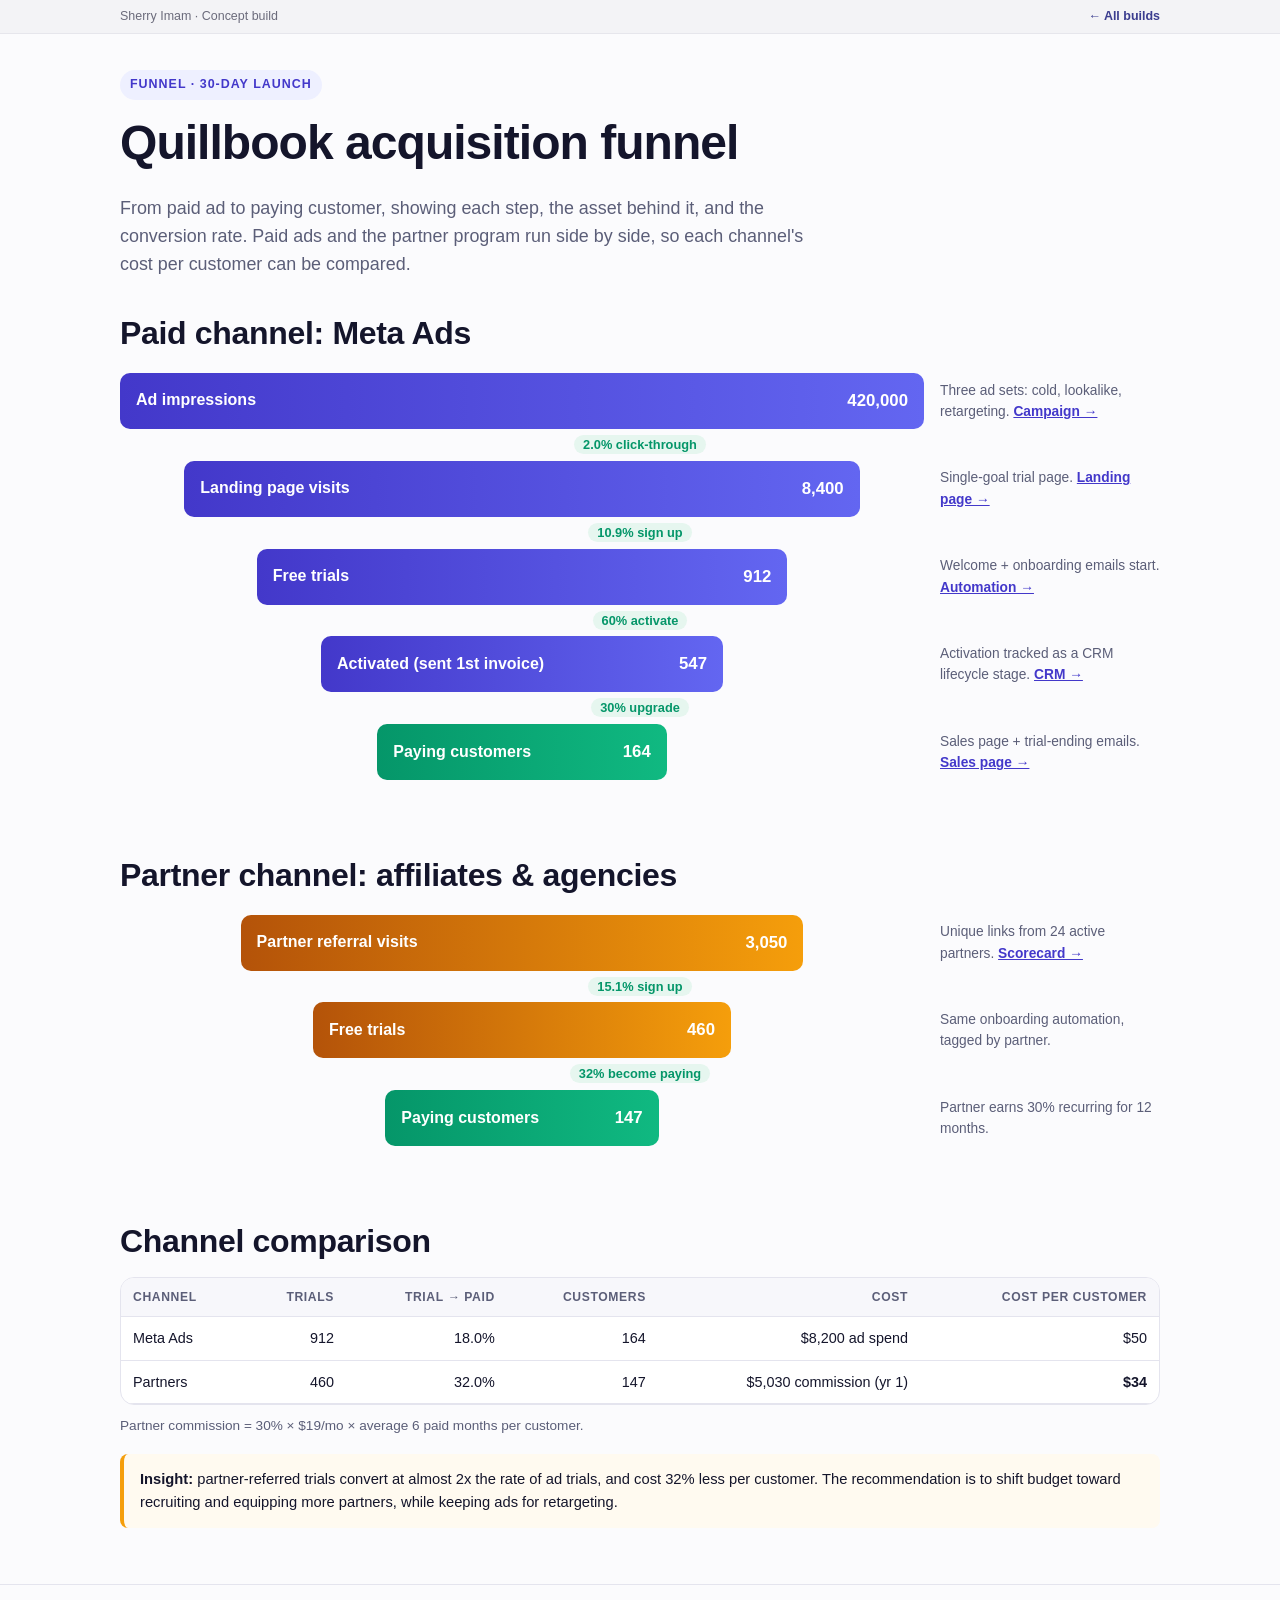
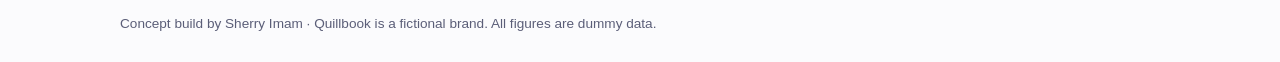
<file: samples/funnel.html>
<!doctype html>
<html lang="en"><head><meta charset="utf-8"><meta name="viewport" content="width=device-width,initial-scale=1">
<title>Sales funnel · Quillbook (concept build by Sherry Imam)</title>
<link rel="stylesheet" href="style.css">
<style>
.funnel{display:grid;gap:6px;margin:20px 0}
.stage{display:grid;grid-template-columns:minmax(0,1fr) 220px;gap:16px;align-items:center}
@media(max-width:700px){.stage{grid-template-columns:1fr;gap:6px}}
.bar{margin:0 auto;height:56px;border-radius:10px;background:linear-gradient(90deg,var(--brand),var(--brand-2));color:#fff;display:flex;align-items:center;justify-content:space-between;padding:0 16px;font-weight:700;min-width:180px}
.bar b{font-size:1.05rem}
.stage .what{font-size:.86rem;color:var(--muted)}
.stage .what a{font-weight:700}
.rate{text-align:center;font-size:.8rem;font-weight:800;color:var(--green)}
.rate span{background:var(--green-soft);padding:2px 9px;border-radius:999px}
.last .bar{background:linear-gradient(90deg,var(--green),#10b981)}
</style></head><body>
<div class="sample-bar"><div class="wrap"><span>Sherry Imam · Concept build</span><a href="index.html">← All builds</a></div></div>

<section class="page-head"><div class="wrap">
  <span class="eyebrow">Funnel · 30-day launch</span>
  <h1>Quillbook acquisition funnel</h1>
  <p class="lede">From paid ad to paying customer, showing each step, the asset behind it, and the conversion rate. Paid ads and the partner program run side by side, so each channel's cost per customer can be compared.</p>
</div></section>

<section style="padding-top:10px"><div class="wrap">
  <h2>Paid channel: Meta Ads</h2>
  <div class="funnel">
    <div class="stage"><div class="bar" style="width:100%"><span>Ad impressions</span><b>420,000</b></div><div class="what">Three ad sets: cold, lookalike, retargeting. <a href="meta.html">Campaign →</a></div></div>
    <div class="rate"><span>2.0% click-through</span></div>
    <div class="stage"><div class="bar" style="width:84%"><span>Landing page visits</span><b>8,400</b></div><div class="what">Single-goal trial page. <a href="landing.html">Landing page →</a></div></div>
    <div class="rate"><span>10.9% sign up</span></div>
    <div class="stage"><div class="bar" style="width:66%"><span>Free trials</span><b>912</b></div><div class="what">Welcome + onboarding emails start. <a href="email.html">Automation →</a></div></div>
    <div class="rate"><span>60% activate</span></div>
    <div class="stage"><div class="bar" style="width:50%"><span>Activated (sent 1st invoice)</span><b>547</b></div><div class="what">Activation tracked as a CRM lifecycle stage. <a href="crm.html">CRM →</a></div></div>
    <div class="rate"><span>30% upgrade</span></div>
    <div class="stage last"><div class="bar" style="width:36%"><span>Paying customers</span><b>164</b></div><div class="what">Sales page + trial-ending emails. <a href="sales.html">Sales page →</a></div></div>
  </div>
</div></section>

<section style="padding-top:0"><div class="wrap">
  <h2>Partner channel: affiliates &amp; agencies</h2>
  <div class="funnel">
    <div class="stage"><div class="bar" style="width:70%;background:linear-gradient(90deg,#b45309,var(--amber))"><span>Partner referral visits</span><b>3,050</b></div><div class="what">Unique links from 24 active partners. <a href="partners.html">Scorecard →</a></div></div>
    <div class="rate"><span>15.1% sign up</span></div>
    <div class="stage"><div class="bar" style="width:52%;background:linear-gradient(90deg,#b45309,var(--amber))"><span>Free trials</span><b>460</b></div><div class="what">Same onboarding automation, tagged by partner.</div></div>
    <div class="rate"><span>32% become paying</span></div>
    <div class="stage last"><div class="bar" style="width:34%"><span>Paying customers</span><b>147</b></div><div class="what">Partner earns 30% recurring for 12 months.</div></div>
  </div>
</div></section>

<section style="padding-top:0"><div class="wrap">
  <h2>Channel comparison</h2>
  <div class="table-wrap"><table>
    <tr><th>Channel</th><th class="num">Trials</th><th class="num">Trial → paid</th><th class="num">Customers</th><th class="num">Cost</th><th class="num">Cost per customer</th></tr>
    <tr><td>Meta Ads</td><td class="num">912</td><td class="num">18.0%</td><td class="num">164</td><td class="num">$8,200 ad spend</td><td class="num">$50</td></tr>
    <tr><td>Partners</td><td class="num">460</td><td class="num">32.0%</td><td class="num">147</td><td class="num">$5,030 commission (yr 1)</td><td class="num"><b>$34</b></td></tr>
  </table></div>
  <p class="small muted" style="margin-top:10px">Partner commission = 30% × $19/mo × average 6 paid months per customer.</p>
  <div class="note" style="margin-top:18px"><b>Insight:</b> partner-referred trials convert at almost 2x the rate of ad trials, and cost 32% less per customer. The recommendation is to shift budget toward recruiting and equipping more partners, while keeping ads for retargeting.</div>
</div></section>

<footer class="foot"><div class="wrap">Concept build by Sherry Imam · Quillbook is a fictional brand. All figures are dummy data.</div></footer>
</body></html>
</file>
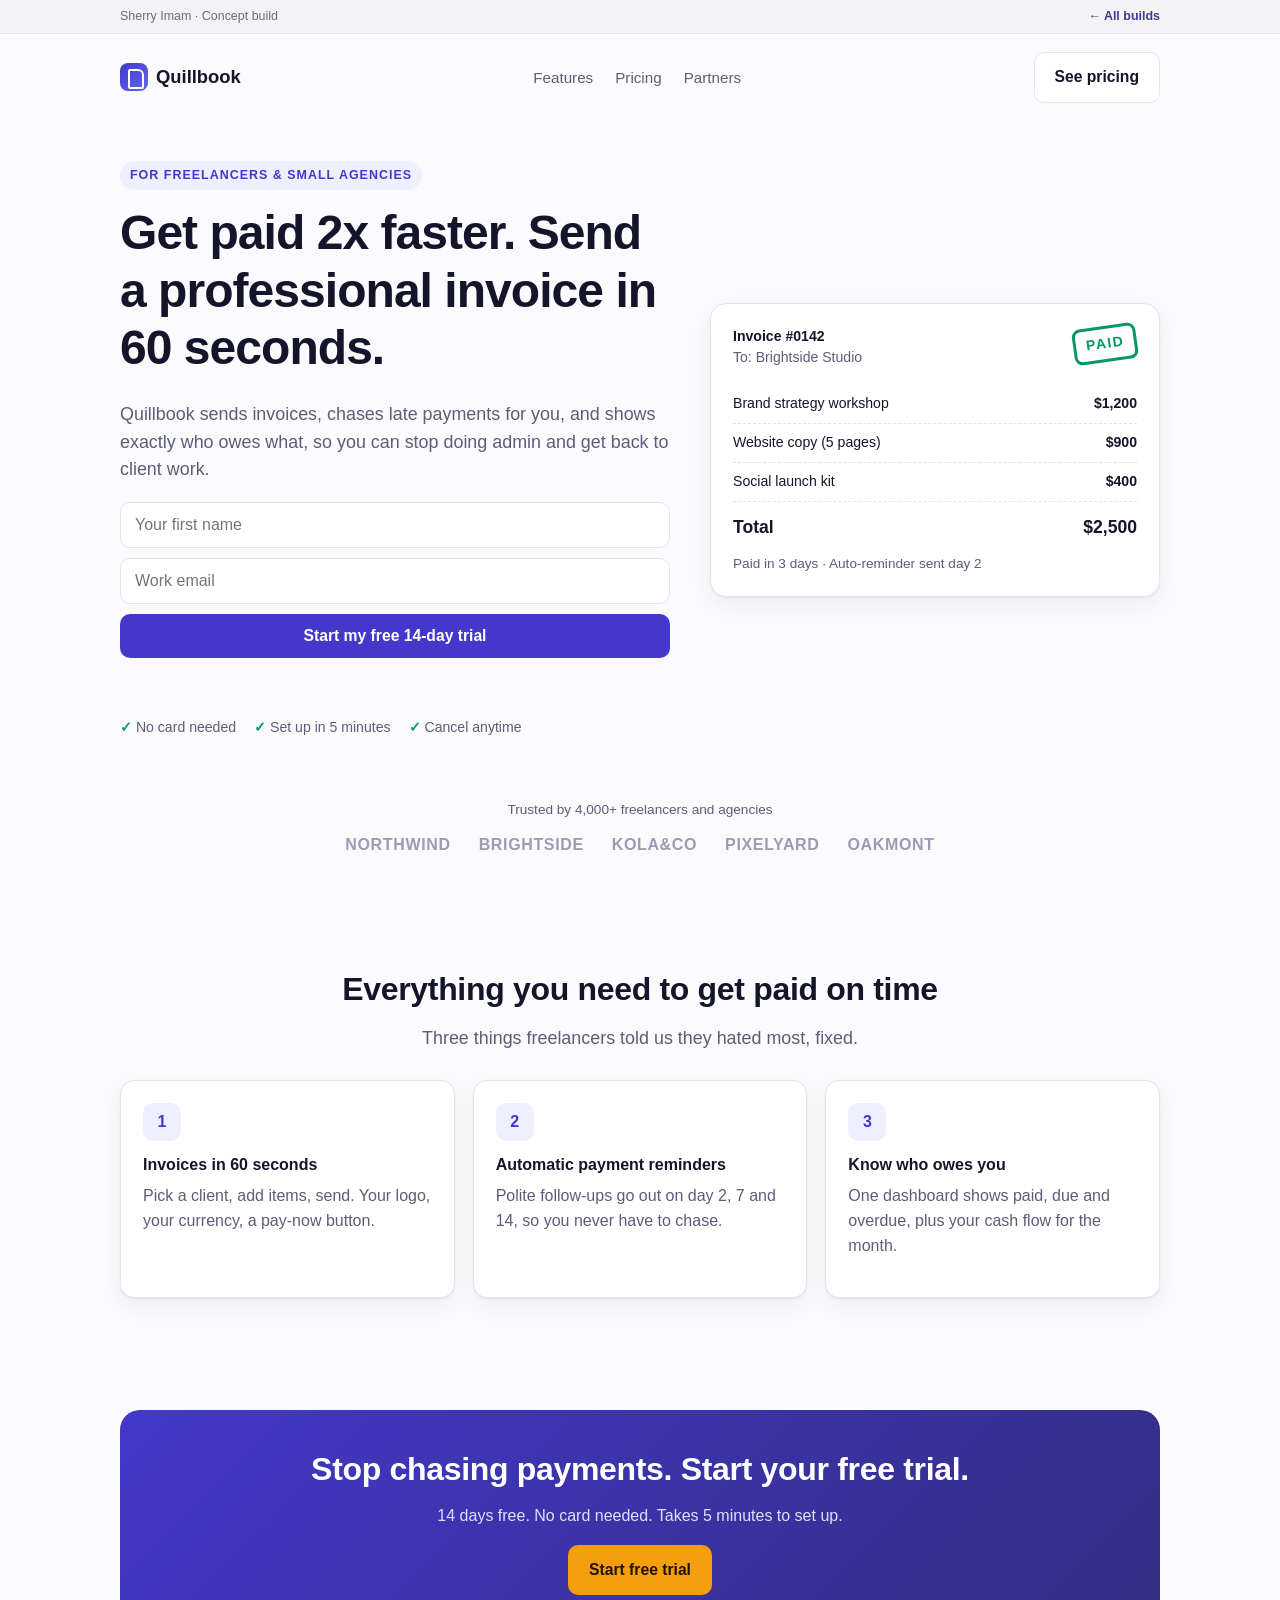
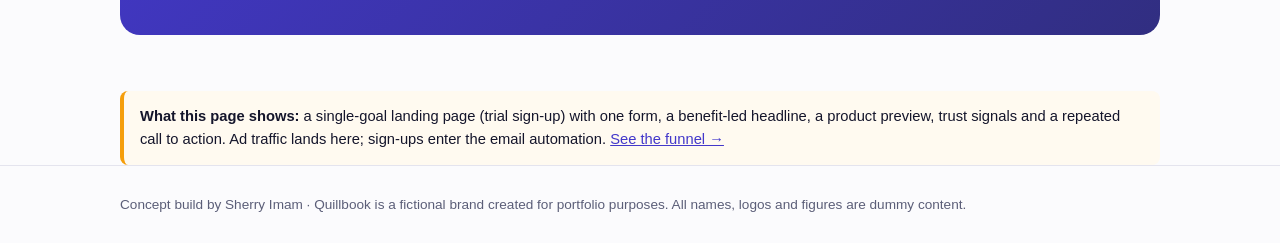
<file: samples/landing.html>
<!doctype html>
<html lang="en"><head><meta charset="utf-8"><meta name="viewport" content="width=device-width,initial-scale=1">
<title>Landing page · Quillbook (concept build by Sherry Imam)</title>
<link rel="stylesheet" href="style.css">
<style>
.hero{padding:40px 0 60px}
.hero .grid{grid-template-columns:1.1fr .9fr;align-items:center;gap:40px}
@media(max-width:860px){.hero .grid{grid-template-columns:1fr}}
.form{display:grid;gap:10px}
.form input{padding:13px 14px;border:1px solid var(--line);border-radius:10px;font-size:1rem}
.trust{display:flex;gap:18px;flex-wrap:wrap;margin-top:18px;font-size:.88rem;color:var(--muted)}
.trust span:before{content:"✓ ";color:var(--green);font-weight:800}
.invoice{background:#fff;border:1px solid var(--line);border-radius:16px;box-shadow:var(--shadow);padding:22px;font-size:.88rem}
.invoice .top{display:flex;justify-content:space-between;align-items:flex-start;margin-bottom:16px}
.invoice .row{display:flex;justify-content:space-between;padding:8px 0;border-bottom:1px dashed var(--line)}
.invoice .total{display:flex;justify-content:space-between;font-weight:800;font-size:1.1rem;padding-top:12px}
.paid{transform:rotate(-8deg);border:3px solid var(--green);color:var(--green);font-weight:900;padding:4px 10px;border-radius:8px;letter-spacing:.1em}
.logos{display:flex;gap:28px;flex-wrap:wrap;justify-content:center;color:#9a9cb3;font-weight:800;letter-spacing:.04em}
.feat b{display:block;margin-bottom:6px}
.feat .ic{width:38px;height:38px;border-radius:10px;background:var(--brand-soft);color:var(--brand);display:grid;place-items:center;font-weight:900;margin-bottom:12px}
.cta-band{background:linear-gradient(135deg,var(--brand),#312e81);color:#fff;border-radius:20px;padding:40px;text-align:center}
.cta-band p{color:#dfe1ff}
#msg{font-size:.88rem;color:var(--green);font-weight:600;min-height:1.2em}
</style></head><body>
<div class="sample-bar"><div class="wrap"><span>Sherry Imam · Concept build</span><a href="index.html">← All builds</a></div></div>

<div class="wrap">
  <nav class="nav"><a class="logo" href="#"><i></i>Quillbook</a>
    <ul><li><a href="#">Features</a></li><li><a href="sales.html">Pricing</a></li><li><a href="#">Partners</a></li></ul>
    <a class="btn ghost" href="sales.html">See pricing</a></nav>
</div>

<section class="hero"><div class="wrap grid">
  <div>
    <span class="eyebrow">For freelancers & small agencies</span>
    <h1>Get paid 2x faster. Send a professional invoice in 60 seconds.</h1>
    <p class="lede">Quillbook sends invoices, chases late payments for you, and shows exactly who owes what, so you can stop doing admin and get back to client work.</p>
    <form class="form" onsubmit="event.preventDefault();document.getElementById('msg').textContent='Demo form: no data is collected.';">
      <input type="text" placeholder="Your first name" aria-label="First name">
      <input type="email" placeholder="Work email" aria-label="Email">
      <button class="btn primary" type="submit">Start my free 14-day trial</button>
      <p id="msg" role="status"></p>
    </form>
    <div class="trust"><span>No card needed</span><span>Set up in 5 minutes</span><span>Cancel anytime</span></div>
  </div>
  <div class="invoice" aria-label="Product preview">
    <div class="top"><div><b>Invoice #0142</b><br><span class="muted">To: Brightside Studio</span></div><span class="paid">PAID</span></div>
    <div class="row"><span>Brand strategy workshop</span><b>$1,200</b></div>
    <div class="row"><span>Website copy (5 pages)</span><b>$900</b></div>
    <div class="row"><span>Social launch kit</span><b>$400</b></div>
    <div class="total"><span>Total</span><span>$2,500</span></div>
    <p class="small muted" style="margin:12px 0 0">Paid in 3 days · Auto-reminder sent day 2</p>
  </div>
</div></section>

<section style="padding-top:0"><div class="wrap">
  <p class="small muted" style="text-align:center">Trusted by 4,000+ freelancers and agencies</p>
  <div class="logos"><span>NORTHWIND</span><span>BRIGHTSIDE</span><span>KOLA&CO</span><span>PIXELYARD</span><span>OAKMONT</span></div>
</div></section>

<section><div class="wrap">
  <h2 style="text-align:center">Everything you need to get paid on time</h2>
  <p class="lede" style="text-align:center;max-width:640px;margin:0 auto 28px">Three things freelancers told us they hated most, fixed.</p>
  <div class="grid g3">
    <div class="card feat"><div class="ic">1</div><b>Invoices in 60 seconds</b><p class="muted">Pick a client, add items, send. Your logo, your currency, a pay-now button.</p></div>
    <div class="card feat"><div class="ic">2</div><b>Automatic payment reminders</b><p class="muted">Polite follow-ups go out on day 2, 7 and 14, so you never have to chase.</p></div>
    <div class="card feat"><div class="ic">3</div><b>Know who owes you</b><p class="muted">One dashboard shows paid, due and overdue, plus your cash flow for the month.</p></div>
  </div>
</div></section>

<section><div class="wrap"><div class="cta-band">
  <h2>Stop chasing payments. Start your free trial.</h2>
  <p>14 days free. No card needed. Takes 5 minutes to set up.</p>
  <a class="btn amber" href="#">Start free trial</a>
</div></div></section>

<div class="wrap"><div class="note"><b>What this page shows:</b> a single-goal landing page (trial sign-up) with one form, a benefit-led headline, a product preview, trust signals and a repeated call to action. Ad traffic lands here; sign-ups enter the email automation. <a href="funnel.html">See the funnel →</a></div></div>
<footer class="foot"><div class="wrap">Concept build by Sherry Imam · Quillbook is a fictional brand created for portfolio purposes. All names, logos and figures are dummy content.</div></footer>
</body></html>
</file>
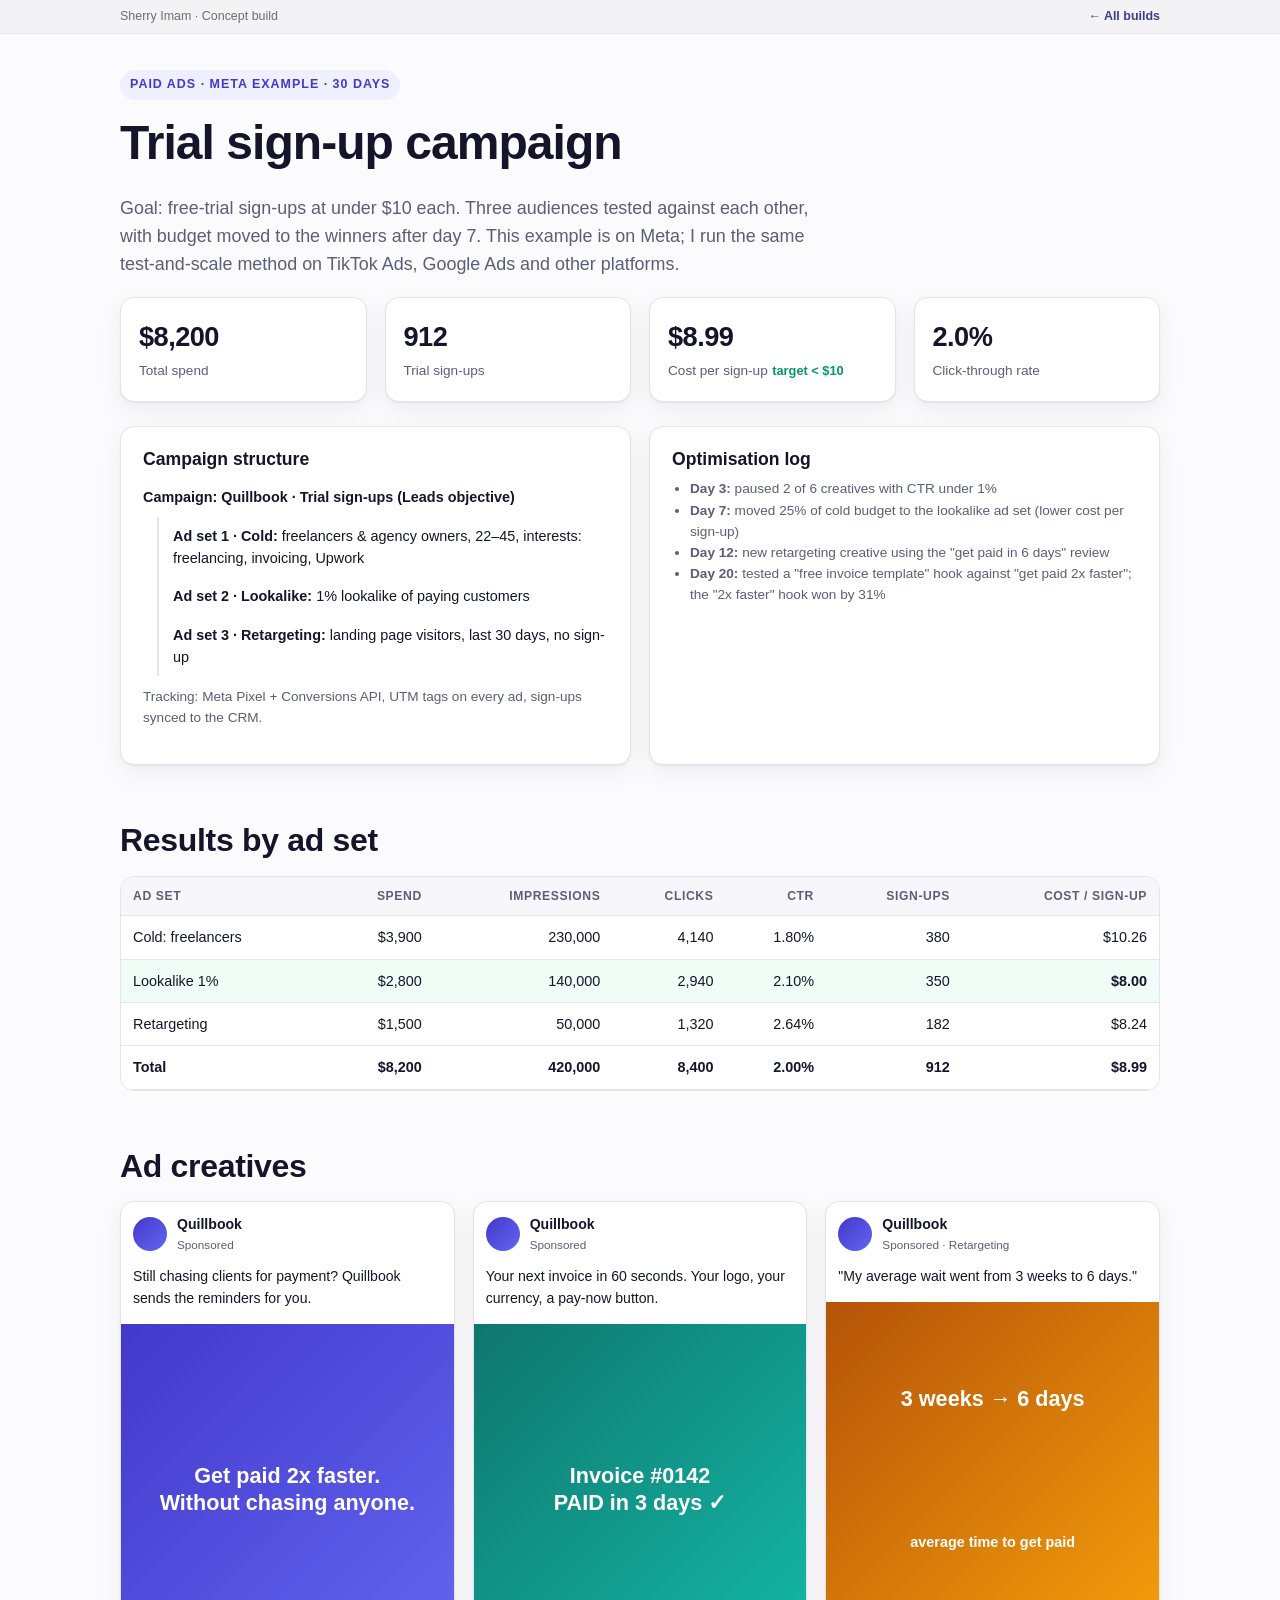
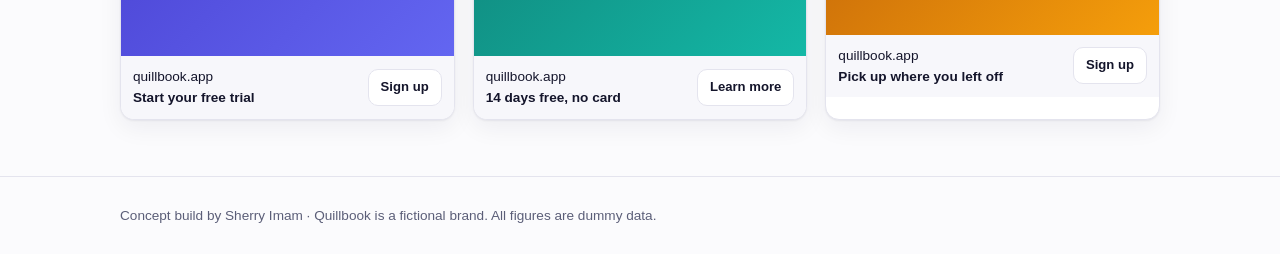
<file: samples/meta.html>
<!doctype html>
<html lang="en"><head><meta charset="utf-8"><meta name="viewport" content="width=device-width,initial-scale=1">
<title>Meta Ads campaign · Quillbook (concept build by Sherry Imam)</title>
<link rel="stylesheet" href="style.css">
<style>
.ad{background:#fff;border:1px solid var(--line);border-radius:14px;overflow:hidden;box-shadow:var(--shadow);font-size:.88rem}
.ad .hd{display:flex;gap:10px;align-items:center;padding:12px}
.ad .hd i{width:34px;height:34px;border-radius:50%;background:linear-gradient(135deg,var(--brand),var(--brand-2))}
.ad .hd small{display:block;color:var(--muted)}
.ad p{padding:0 12px}
.ad .img{aspect-ratio:1/1;display:grid;place-items:center;text-align:center;padding:24px;color:#fff;font-weight:800;font-size:1.35rem;line-height:1.25}
.ad .ft{display:flex;justify-content:space-between;align-items:center;padding:10px 12px;background:#f7f7fb}
.ad .ft .btn{padding:7px 12px;font-size:.82rem}
.tree{font-size:.9rem}
.tree div{padding:8px 0 8px 14px;border-left:2px solid var(--line)}
.tree .c{border-left:0;padding-left:0;font-weight:800}
.tree .s{margin-left:14px}
.best{background:#f0fdf6}
</style></head><body>
<div class="sample-bar"><div class="wrap"><span>Sherry Imam · Concept build</span><a href="index.html">← All builds</a></div></div>

<section class="page-head"><div class="wrap">
  <span class="eyebrow">Paid ads · Meta example · 30 days</span>
  <h1>Trial sign-up campaign</h1>
  <p class="lede">Goal: free-trial sign-ups at under $10 each. Three audiences tested against each other, with budget moved to the winners after day 7. This example is on Meta; I run the same test-and-scale method on TikTok Ads, Google Ads and other platforms.</p>
  <div class="grid g4" style="margin-top:18px">
    <div class="card kpi"><b>$8,200</b><span>Total spend</span></div>
    <div class="card kpi"><b>912</b><span>Trial sign-ups</span></div>
    <div class="card kpi"><b>$8.99</b><span>Cost per sign-up</span> <em>target &lt; $10</em></div>
    <div class="card kpi"><b>2.0%</b><span>Click-through rate</span></div>
  </div>
</div></section>

<section style="padding-top:16px"><div class="wrap grid g2">
  <div class="card tree"><h3>Campaign structure</h3>
    <div class="c">Campaign: Quillbook · Trial sign-ups (Leads objective)</div>
    <div class="s"><b>Ad set 1 · Cold:</b> freelancers &amp; agency owners, 22–45, interests: freelancing, invoicing, Upwork</div>
    <div class="s"><b>Ad set 2 · Lookalike:</b> 1% lookalike of paying customers</div>
    <div class="s"><b>Ad set 3 · Retargeting:</b> landing page visitors, last 30 days, no sign-up</div>
    <p class="small muted" style="margin-top:10px">Tracking: Meta Pixel + Conversions API, UTM tags on every ad, sign-ups synced to the CRM.</p>
  </div>
  <div class="card"><h3>Optimisation log</h3>
    <ul class="small muted" style="padding-left:18px;margin:0">
      <li><b>Day 3:</b> paused 2 of 6 creatives with CTR under 1%</li>
      <li><b>Day 7:</b> moved 25% of cold budget to the lookalike ad set (lower cost per sign-up)</li>
      <li><b>Day 12:</b> new retargeting creative using the "get paid in 6 days" review</li>
      <li><b>Day 20:</b> tested a "free invoice template" hook against "get paid 2x faster"; the "2x faster" hook won by 31%</li>
    </ul>
  </div>
</div></section>

<section style="padding-top:0"><div class="wrap">
  <h2>Results by ad set</h2>
  <div class="table-wrap"><table>
    <tr><th>Ad set</th><th class="num">Spend</th><th class="num">Impressions</th><th class="num">Clicks</th><th class="num">CTR</th><th class="num">Sign-ups</th><th class="num">Cost / sign-up</th></tr>
    <tr><td>Cold: freelancers</td><td class="num">$3,900</td><td class="num">230,000</td><td class="num">4,140</td><td class="num">1.80%</td><td class="num">380</td><td class="num">$10.26</td></tr>
    <tr class="best"><td>Lookalike 1%</td><td class="num">$2,800</td><td class="num">140,000</td><td class="num">2,940</td><td class="num">2.10%</td><td class="num">350</td><td class="num"><b>$8.00</b></td></tr>
    <tr><td>Retargeting</td><td class="num">$1,500</td><td class="num">50,000</td><td class="num">1,320</td><td class="num">2.64%</td><td class="num">182</td><td class="num">$8.24</td></tr>
    <tr><td><b>Total</b></td><td class="num"><b>$8,200</b></td><td class="num"><b>420,000</b></td><td class="num"><b>8,400</b></td><td class="num"><b>2.00%</b></td><td class="num"><b>912</b></td><td class="num"><b>$8.99</b></td></tr>
  </table></div>
</div></section>

<section style="padding-top:0"><div class="wrap">
  <h2>Ad creatives</h2>
  <div class="grid g3">
    <div class="ad"><div class="hd"><i></i><div><b>Quillbook</b><small>Sponsored</small></div></div><p>Still chasing clients for payment? Quillbook sends the reminders for you.</p><div class="img" style="background:linear-gradient(135deg,#4338ca,#6366f1)">Get paid 2x faster.<br>Without chasing anyone.</div><div class="ft"><span class="small">quillbook.app<br><b>Start your free trial</b></span><span class="btn ghost">Sign up</span></div></div>
    <div class="ad"><div class="hd"><i></i><div><b>Quillbook</b><small>Sponsored</small></div></div><p>Your next invoice in 60 seconds. Your logo, your currency, a pay-now button.</p><div class="img" style="background:linear-gradient(135deg,#0f766e,#14b8a6)">Invoice #0142<br>PAID in 3 days ✓</div><div class="ft"><span class="small">quillbook.app<br><b>14 days free, no card</b></span><span class="btn ghost">Learn more</span></div></div>
    <div class="ad"><div class="hd"><i></i><div><b>Quillbook</b><small>Sponsored · Retargeting</small></div></div><p>"My average wait went from 3 weeks to 6 days."</p><div class="img" style="background:linear-gradient(135deg,#b45309,#f59e0b)">3 weeks → 6 days<br><span style="font-size:.9rem;font-weight:600">average time to get paid</span></div><div class="ft"><span class="small">quillbook.app<br><b>Pick up where you left off</b></span><span class="btn ghost">Sign up</span></div></div>
  </div>
</div></section>

<footer class="foot"><div class="wrap">Concept build by Sherry Imam · Quillbook is a fictional brand. All figures are dummy data.</div></footer>
</body></html>
</file>
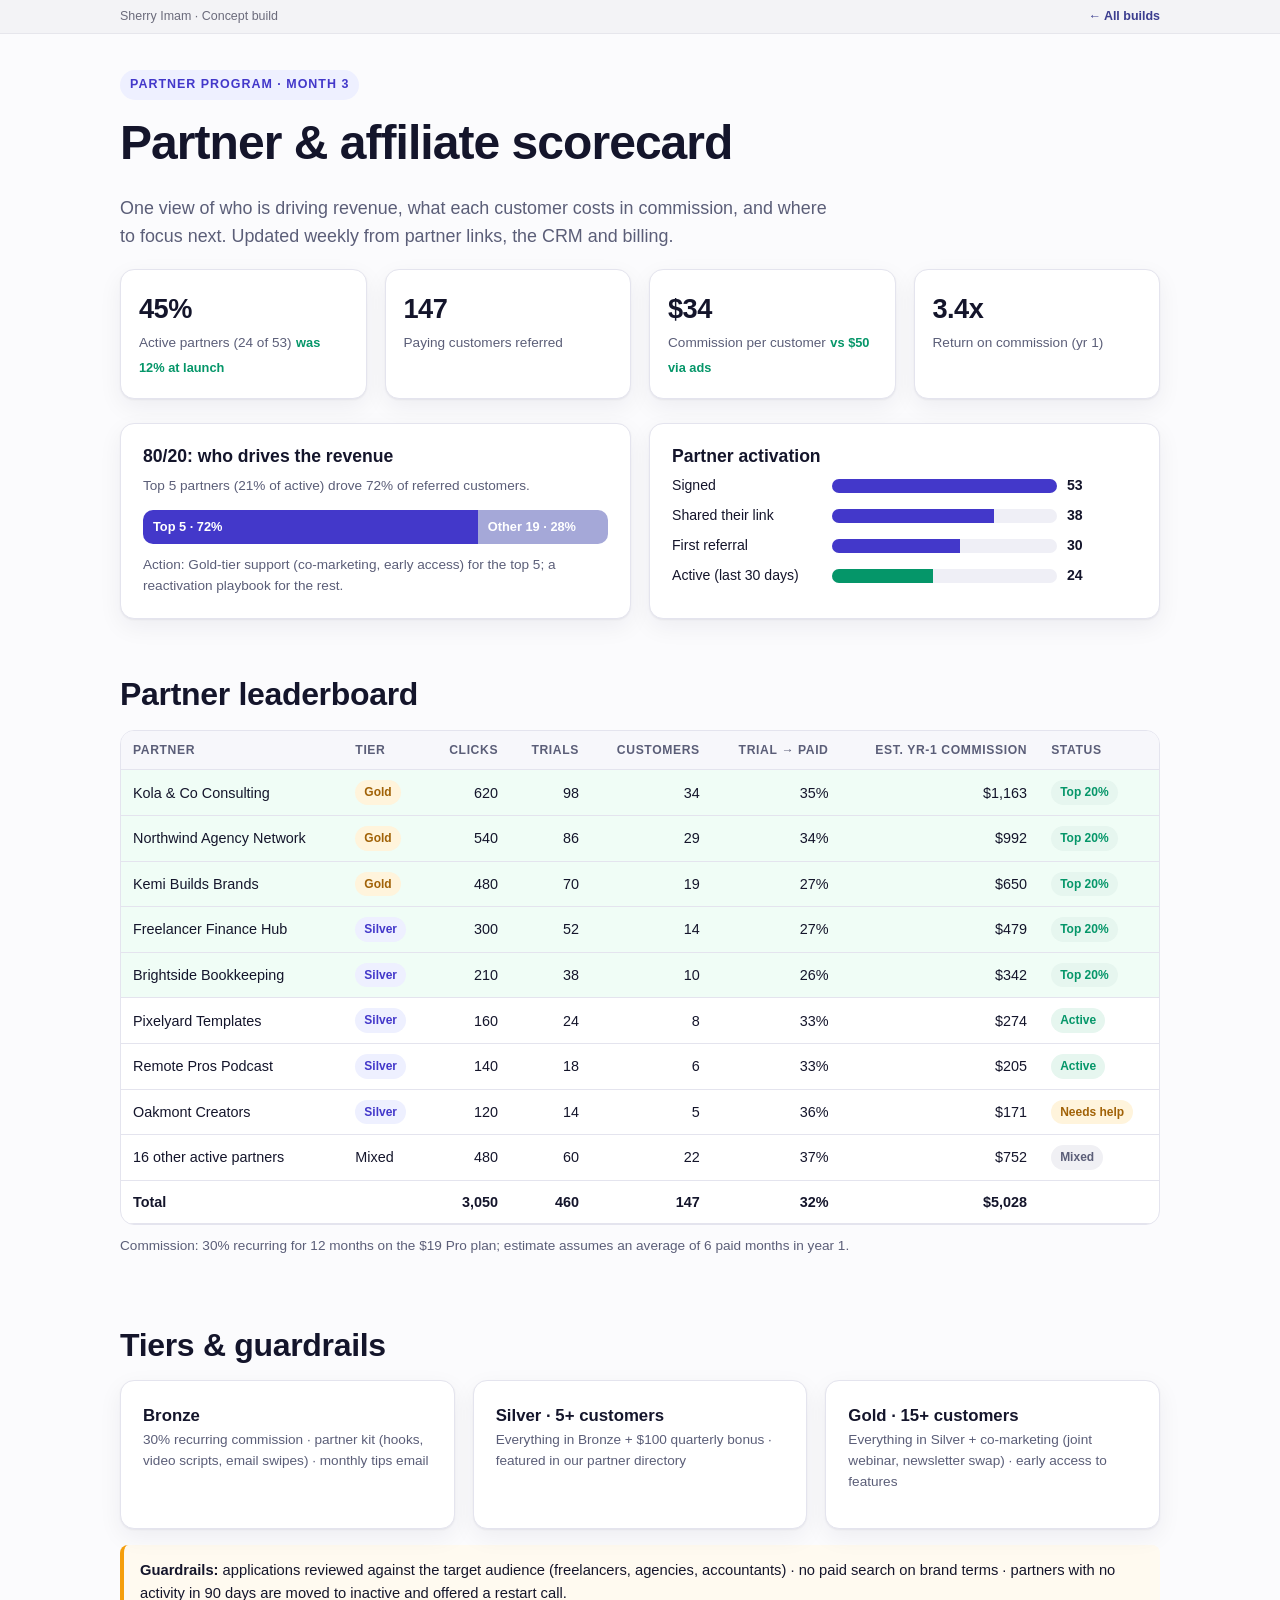
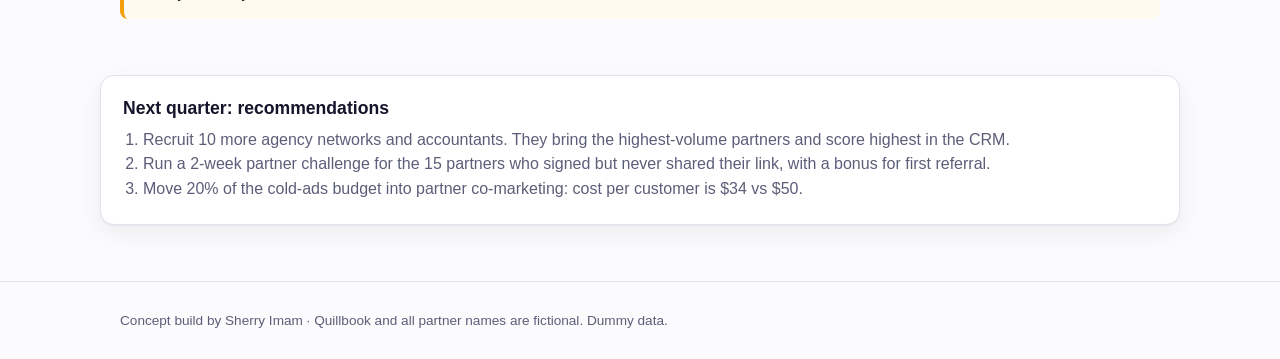
<file: samples/partners.html>
<!doctype html>
<html lang="en"><head><meta charset="utf-8"><meta name="viewport" content="width=device-width,initial-scale=1">
<title>Partner program scorecard · Quillbook (concept build by Sherry Imam)</title>
<link rel="stylesheet" href="style.css">
<style>
.share{display:flex;height:34px;border-radius:10px;overflow:hidden;font-size:.8rem;font-weight:800;color:#fff;margin:10px 0}
.share span{display:flex;align-items:center;padding:0 10px}
.steps{display:grid;gap:8px}
.step{display:grid;grid-template-columns:150px 1fr 70px;gap:10px;align-items:center;font-size:.88rem}
.step .track{background:#efeff6;border-radius:999px;height:14px;overflow:hidden}
.step .fill{height:100%;background:var(--brand)}
.tiers .card b{display:block;font-size:1.05rem}
.top{background:#f0fdf6}
</style></head><body>
<div class="sample-bar"><div class="wrap"><span>Sherry Imam · Concept build</span><a href="index.html">← All builds</a></div></div>

<section class="page-head"><div class="wrap">
  <span class="eyebrow">Partner program · Month 3</span>
  <h1>Partner &amp; affiliate scorecard</h1>
  <p class="lede">One view of who is driving revenue, what each customer costs in commission, and where to focus next. Updated weekly from partner links, the CRM and billing.</p>
  <div class="grid g4" style="margin-top:18px">
    <div class="card kpi"><b>45%</b><span>Active partners (24 of 53)</span> <em>was 12% at launch</em></div>
    <div class="card kpi"><b>147</b><span>Paying customers referred</span></div>
    <div class="card kpi"><b>$34</b><span>Commission per customer</span> <em>vs $50 via ads</em></div>
    <div class="card kpi"><b>3.4x</b><span>Return on commission (yr 1)</span></div>
  </div>
</div></section>

<section style="padding-top:16px"><div class="wrap grid g2">
  <div class="card"><h3>80/20: who drives the revenue</h3>
    <p class="muted small">Top 5 partners (21% of active) drove 72% of referred customers.</p>
    <div class="share"><span style="width:72%;background:var(--brand)">Top 5 · 72%</span><span style="width:28%;background:#a5a8d8">Other 19 · 28%</span></div>
    <p class="small muted" style="margin:0">Action: Gold-tier support (co-marketing, early access) for the top 5; a reactivation playbook for the rest.</p>
  </div>
  <div class="card"><h3>Partner activation</h3>
    <div class="steps">
      <div class="step"><span>Signed</span><div class="track"><div class="fill" style="width:100%"></div></div><b>53</b></div>
      <div class="step"><span>Shared their link</span><div class="track"><div class="fill" style="width:72%"></div></div><b>38</b></div>
      <div class="step"><span>First referral</span><div class="track"><div class="fill" style="width:57%"></div></div><b>30</b></div>
      <div class="step"><span>Active (last 30 days)</span><div class="track"><div class="fill" style="width:45%;background:var(--green)"></div></div><b>24</b></div>
    </div>
  </div>
</div></section>

<section style="padding-top:0"><div class="wrap">
  <h2>Partner leaderboard</h2>
  <div class="table-wrap"><table>
    <tr><th>Partner</th><th>Tier</th><th class="num">Clicks</th><th class="num">Trials</th><th class="num">Customers</th><th class="num">Trial → paid</th><th class="num">Est. yr-1 commission</th><th>Status</th></tr>
    <tr class="top"><td>Kola &amp; Co Consulting</td><td><span class="pill amber">Gold</span></td><td class="num">620</td><td class="num">98</td><td class="num">34</td><td class="num">35%</td><td class="num">$1,163</td><td><span class="pill green">Top 20%</span></td></tr>
    <tr class="top"><td>Northwind Agency Network</td><td><span class="pill amber">Gold</span></td><td class="num">540</td><td class="num">86</td><td class="num">29</td><td class="num">34%</td><td class="num">$992</td><td><span class="pill green">Top 20%</span></td></tr>
    <tr class="top"><td>Kemi Builds Brands</td><td><span class="pill amber">Gold</span></td><td class="num">480</td><td class="num">70</td><td class="num">19</td><td class="num">27%</td><td class="num">$650</td><td><span class="pill green">Top 20%</span></td></tr>
    <tr class="top"><td>Freelancer Finance Hub</td><td><span class="pill">Silver</span></td><td class="num">300</td><td class="num">52</td><td class="num">14</td><td class="num">27%</td><td class="num">$479</td><td><span class="pill green">Top 20%</span></td></tr>
    <tr class="top"><td>Brightside Bookkeeping</td><td><span class="pill">Silver</span></td><td class="num">210</td><td class="num">38</td><td class="num">10</td><td class="num">26%</td><td class="num">$342</td><td><span class="pill green">Top 20%</span></td></tr>
    <tr><td>Pixelyard Templates</td><td><span class="pill">Silver</span></td><td class="num">160</td><td class="num">24</td><td class="num">8</td><td class="num">33%</td><td class="num">$274</td><td><span class="pill green">Active</span></td></tr>
    <tr><td>Remote Pros Podcast</td><td><span class="pill">Silver</span></td><td class="num">140</td><td class="num">18</td><td class="num">6</td><td class="num">33%</td><td class="num">$205</td><td><span class="pill green">Active</span></td></tr>
    <tr><td>Oakmont Creators</td><td><span class="pill">Silver</span></td><td class="num">120</td><td class="num">14</td><td class="num">5</td><td class="num">36%</td><td class="num">$171</td><td><span class="pill amber">Needs help</span></td></tr>
    <tr><td>16 other active partners</td><td>Mixed</td><td class="num">480</td><td class="num">60</td><td class="num">22</td><td class="num">37%</td><td class="num">$752</td><td><span class="pill grey">Mixed</span></td></tr>
    <tr><td><b>Total</b></td><td></td><td class="num"><b>3,050</b></td><td class="num"><b>460</b></td><td class="num"><b>147</b></td><td class="num"><b>32%</b></td><td class="num"><b>$5,028</b></td><td></td></tr>
  </table></div>
  <p class="small muted" style="margin-top:10px">Commission: 30% recurring for 12 months on the $19 Pro plan; estimate assumes an average of 6 paid months in year 1.</p>
</div></section>

<section style="padding-top:0"><div class="wrap">
  <h2>Tiers &amp; guardrails</h2>
  <div class="grid g3 tiers">
    <div class="card"><b>Bronze</b><p class="muted small">30% recurring commission · partner kit (hooks, video scripts, email swipes) · monthly tips email</p></div>
    <div class="card"><b>Silver · 5+ customers</b><p class="muted small">Everything in Bronze + $100 quarterly bonus · featured in our partner directory</p></div>
    <div class="card"><b>Gold · 15+ customers</b><p class="muted small">Everything in Silver + co-marketing (joint webinar, newsletter swap) · early access to features</p></div>
  </div>
  <div class="note" style="margin-top:16px"><b>Guardrails:</b> applications reviewed against the target audience (freelancers, agencies, accountants) · no paid search on brand terms · partners with no activity in 90 days are moved to inactive and offered a restart call.</div>
</div></section>

<section style="padding-top:0"><div class="wrap card">
  <h3>Next quarter: recommendations</h3>
  <ol class="muted" style="margin:0;padding-left:20px">
    <li>Recruit 10 more agency networks and accountants. They bring the highest-volume partners and score highest in the CRM.</li>
    <li>Run a 2-week partner challenge for the 15 partners who signed but never shared their link, with a bonus for first referral.</li>
    <li>Move 20% of the cold-ads budget into partner co-marketing: cost per customer is $34 vs $50.</li>
  </ol>
</div></section>

<footer class="foot"><div class="wrap">Concept build by Sherry Imam · Quillbook and all partner names are fictional. Dummy data.</div></footer>
</body></html>
</file>
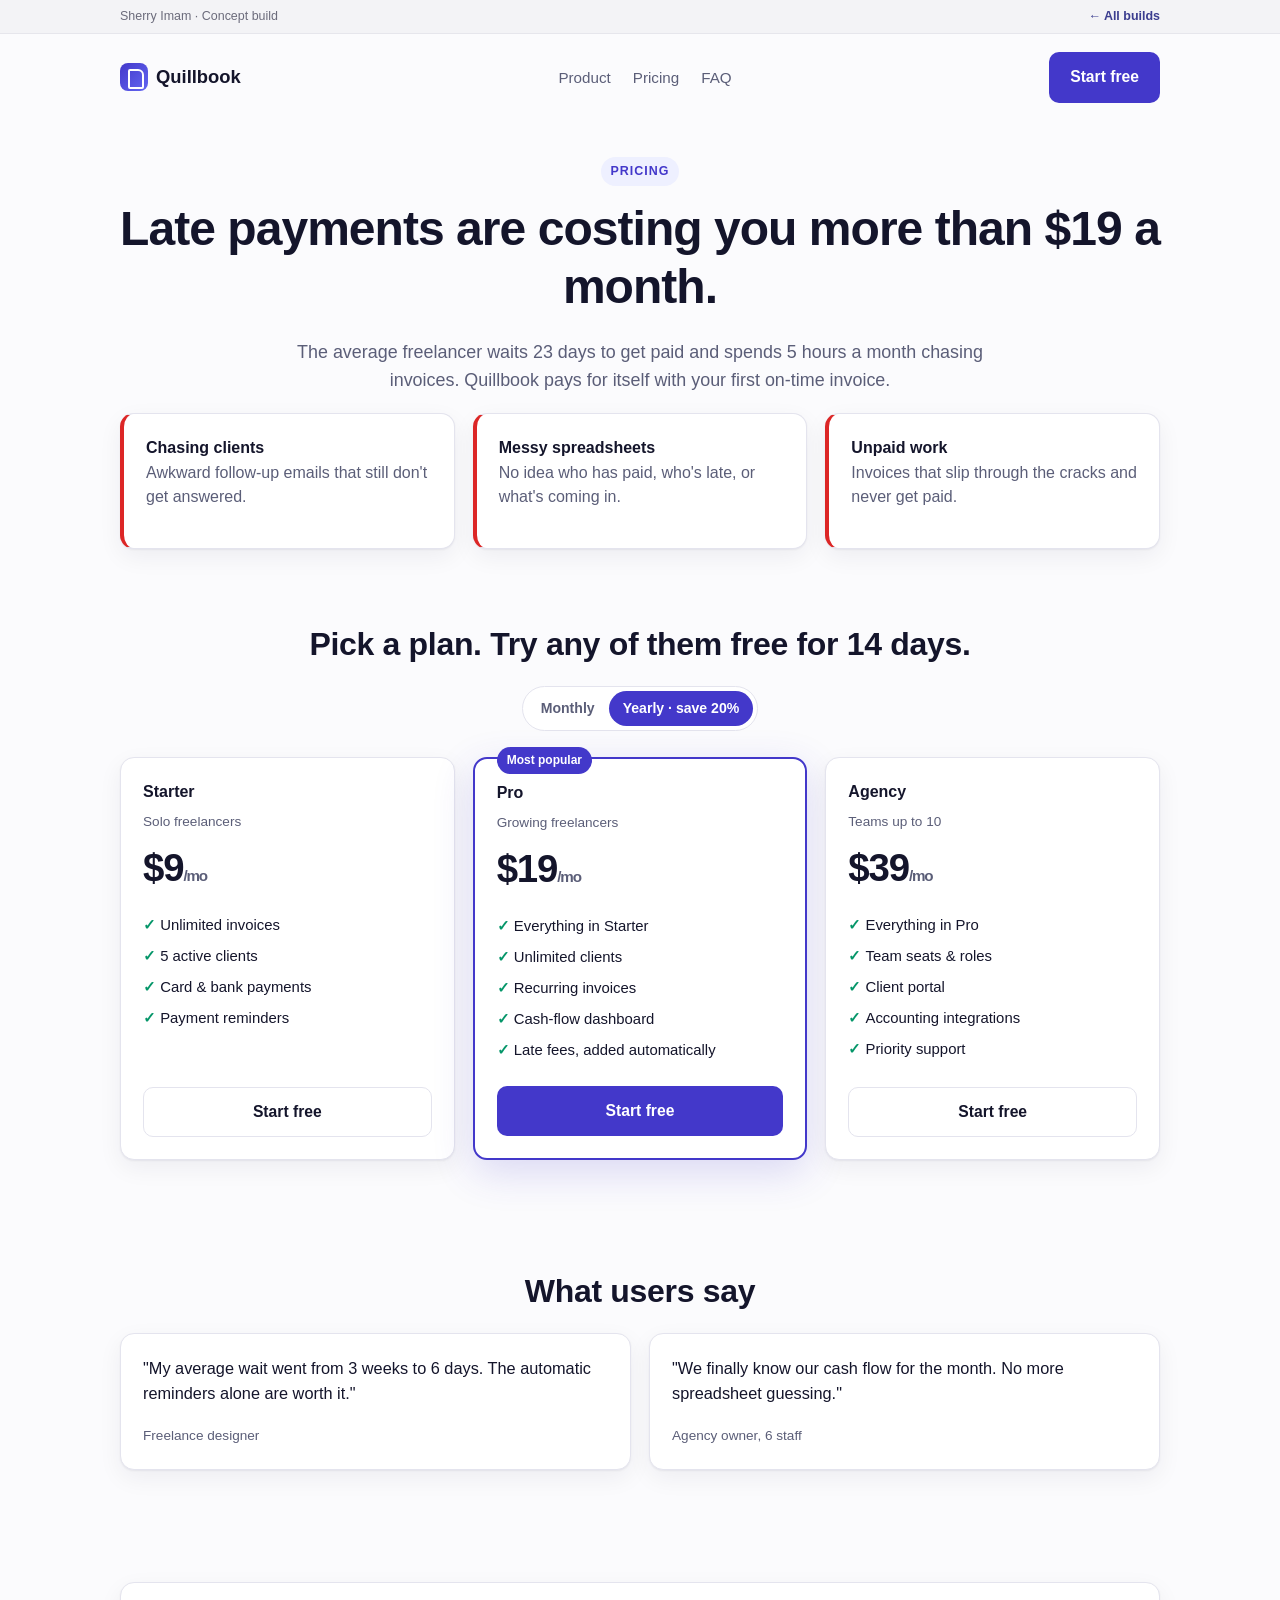
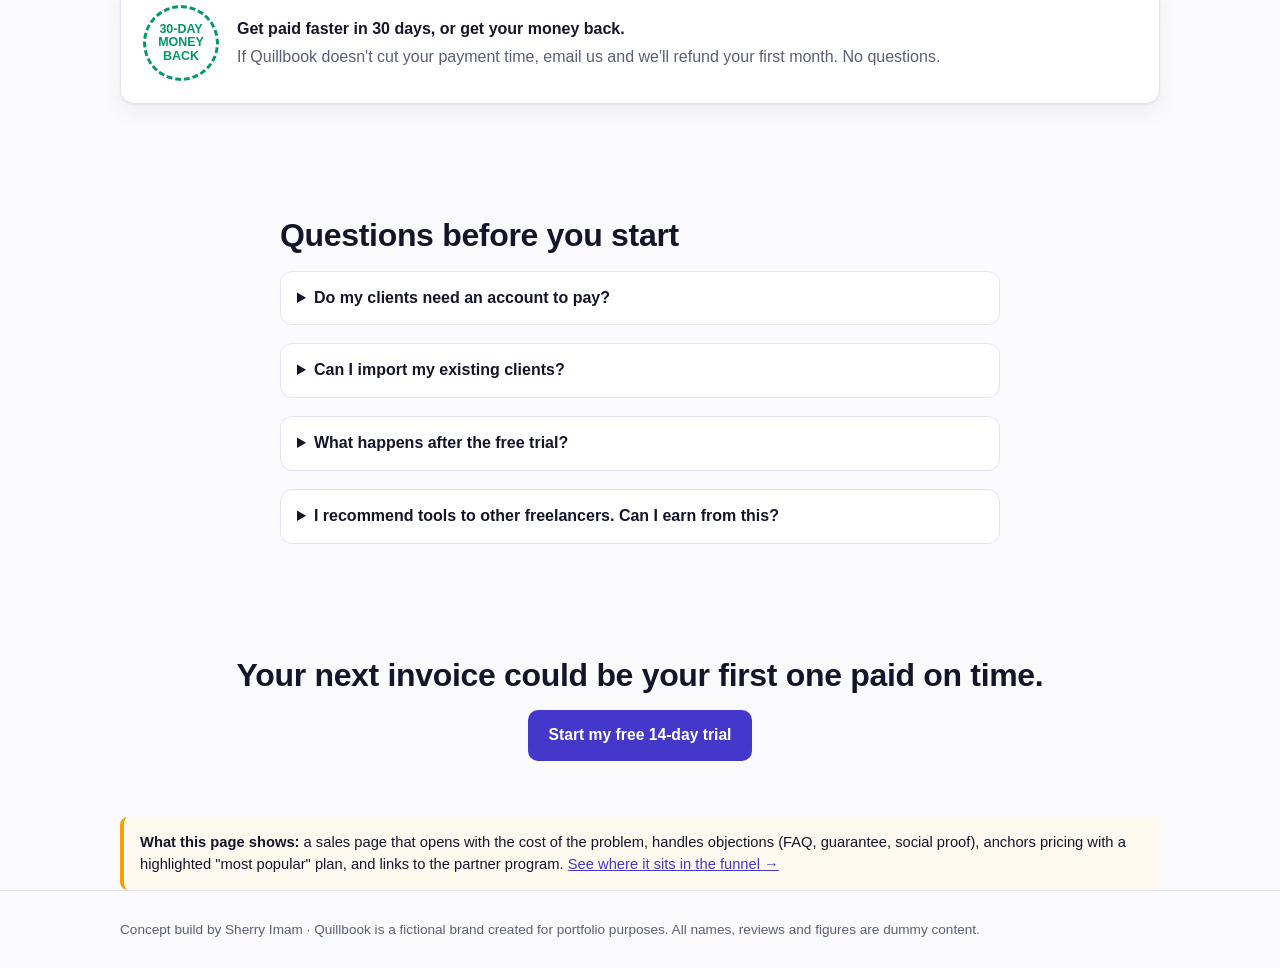
<file: samples/sales.html>
<!doctype html>
<html lang="en"><head><meta charset="utf-8"><meta name="viewport" content="width=device-width,initial-scale=1">
<title>Sales & pricing page · Quillbook (concept build by Sherry Imam)</title>
<link rel="stylesheet" href="style.css">
<style>
.plans{align-items:stretch}
.plan{display:flex;flex-direction:column;gap:6px;position:relative}
.plan .price{font-size:2.4rem;font-weight:800;letter-spacing:-.03em}
.plan .price small{font-size:.95rem;color:var(--muted);font-weight:600}
.plan ul{list-style:none;padding:0;margin:10px 0 18px;display:grid;gap:8px;font-size:.93rem}
.plan li:before{content:"✓ ";color:var(--green);font-weight:800}
.plan .btn{margin-top:auto}
.plan.best{border:2px solid var(--brand);box-shadow:0 12px 40px rgba(67,56,202,.18)}
.plan.best .tag{position:absolute;top:-12px;left:22px;background:var(--brand);color:#fff;font-size:.75rem;font-weight:800;padding:4px 10px;border-radius:999px}
.toggle{display:inline-flex;background:#fff;border:1px solid var(--line);border-radius:999px;padding:4px;margin:6px 0 26px}
.toggle span{padding:7px 14px;border-radius:999px;font-size:.88rem;font-weight:700;color:var(--muted)}
.toggle span.on{background:var(--brand);color:#fff}
.pain .card{border-left:4px solid var(--red)}
.quote p{font-size:1.02rem}
details{background:#fff;border:1px solid var(--line);border-radius:12px;padding:14px 16px}
details summary{font-weight:700;cursor:pointer}
details p{margin:10px 0 0;color:var(--muted)}
.guarantee{display:flex;gap:18px;align-items:center}
.seal{flex:0 0 76px;height:76px;border-radius:50%;border:3px dashed var(--green);display:grid;place-items:center;font-weight:900;color:var(--green);text-align:center;font-size:.78rem;line-height:1.1}
</style></head><body>
<div class="sample-bar"><div class="wrap"><span>Sherry Imam · Concept build</span><a href="index.html">← All builds</a></div></div>
<div class="wrap"><nav class="nav"><a class="logo" href="landing.html"><i></i>Quillbook</a><ul><li><a href="landing.html">Product</a></li><li><a href="#">Pricing</a></li><li><a href="#faq">FAQ</a></li></ul><a class="btn primary" href="#plans">Start free</a></nav></div>

<section class="page-head" style="text-align:center"><div class="wrap">
  <span class="eyebrow">Pricing</span>
  <h1>Late payments are costing you more than $19 a month.</h1>
  <p class="lede" style="margin:0 auto">The average freelancer waits 23 days to get paid and spends 5 hours a month chasing invoices. Quillbook pays for itself with your first on-time invoice.</p>
</div></section>

<section style="padding-top:10px"><div class="wrap pain">
  <div class="grid g3">
    <div class="card"><b>Chasing clients</b><p class="muted">Awkward follow-up emails that still don't get answered.</p></div>
    <div class="card"><b>Messy spreadsheets</b><p class="muted">No idea who has paid, who's late, or what's coming in.</p></div>
    <div class="card"><b>Unpaid work</b><p class="muted">Invoices that slip through the cracks and never get paid.</p></div>
  </div>
</div></section>

<section id="plans" style="text-align:center;padding-top:20px"><div class="wrap">
  <h2>Pick a plan. Try any of them free for 14 days.</h2>
  <div class="toggle"><span>Monthly</span><span class="on">Yearly · save 20%</span></div>
  <div class="grid g3 plans" style="text-align:left">
    <div class="card plan"><b>Starter</b><span class="muted small">Solo freelancers</span><div class="price">$9<small>/mo</small></div>
      <ul><li>Unlimited invoices</li><li>5 active clients</li><li>Card &amp; bank payments</li><li>Payment reminders</li></ul>
      <a class="btn ghost" href="landing.html">Start free</a></div>
    <div class="card plan best"><span class="tag">Most popular</span><b>Pro</b><span class="muted small">Growing freelancers</span><div class="price">$19<small>/mo</small></div>
      <ul><li>Everything in Starter</li><li>Unlimited clients</li><li>Recurring invoices</li><li>Cash-flow dashboard</li><li>Late fees, added automatically</li></ul>
      <a class="btn primary" href="landing.html">Start free</a></div>
    <div class="card plan"><b>Agency</b><span class="muted small">Teams up to 10</span><div class="price">$39<small>/mo</small></div>
      <ul><li>Everything in Pro</li><li>Team seats &amp; roles</li><li>Client portal</li><li>Accounting integrations</li><li>Priority support</li></ul>
      <a class="btn ghost" href="landing.html">Start free</a></div>
  </div>
</div></section>

<section><div class="wrap">
  <h2 style="text-align:center">What users say</h2>
  <div class="grid g2" style="margin-top:22px">
    <div class="card quote"><p>"My average wait went from 3 weeks to 6 days. The automatic reminders alone are worth it."</p><span class="muted small">Freelance designer</span></div>
    <div class="card quote"><p>"We finally know our cash flow for the month. No more spreadsheet guessing."</p><span class="muted small">Agency owner, 6 staff</span></div>
  </div>
</div></section>

<section><div class="wrap"><div class="card guarantee"><div class="seal">30-DAY<br>MONEY<br>BACK</div><div><b>Get paid faster in 30 days, or get your money back.</b><p class="muted" style="margin:4px 0 0">If Quillbook doesn't cut your payment time, email us and we'll refund your first month. No questions.</p></div></div></div></section>

<section id="faq"><div class="wrap" style="max-width:760px">
  <h2>Questions before you start</h2>
  <div class="grid">
    <details><summary>Do my clients need an account to pay?</summary><p>No. They get a link and pay by card or bank transfer in one click.</p></details>
    <details><summary>Can I import my existing clients?</summary><p>Yes, upload a spreadsheet and your clients and unpaid invoices come across in minutes.</p></details>
    <details><summary>What happens after the free trial?</summary><p>You choose a plan. If you don't, your account pauses. Nothing is charged automatically.</p></details>
    <details><summary>I recommend tools to other freelancers. Can I earn from this?</summary><p>Yes. Our partner program pays 30% recurring commission for 12 months. <a href="partners.html">See the partner program</a>.</p></details>
  </div>
</div></section>

<section><div class="wrap" style="text-align:center"><h2>Your next invoice could be your first one paid on time.</h2><a class="btn primary" href="landing.html">Start my free 14-day trial</a></div></section>

<div class="wrap"><div class="note"><b>What this page shows:</b> a sales page that opens with the cost of the problem, handles objections (FAQ, guarantee, social proof), anchors pricing with a highlighted "most popular" plan, and links to the partner program. <a href="funnel.html">See where it sits in the funnel →</a></div></div>
<footer class="foot"><div class="wrap">Concept build by Sherry Imam · Quillbook is a fictional brand created for portfolio purposes. All names, reviews and figures are dummy content.</div></footer>
</body></html>
</file>
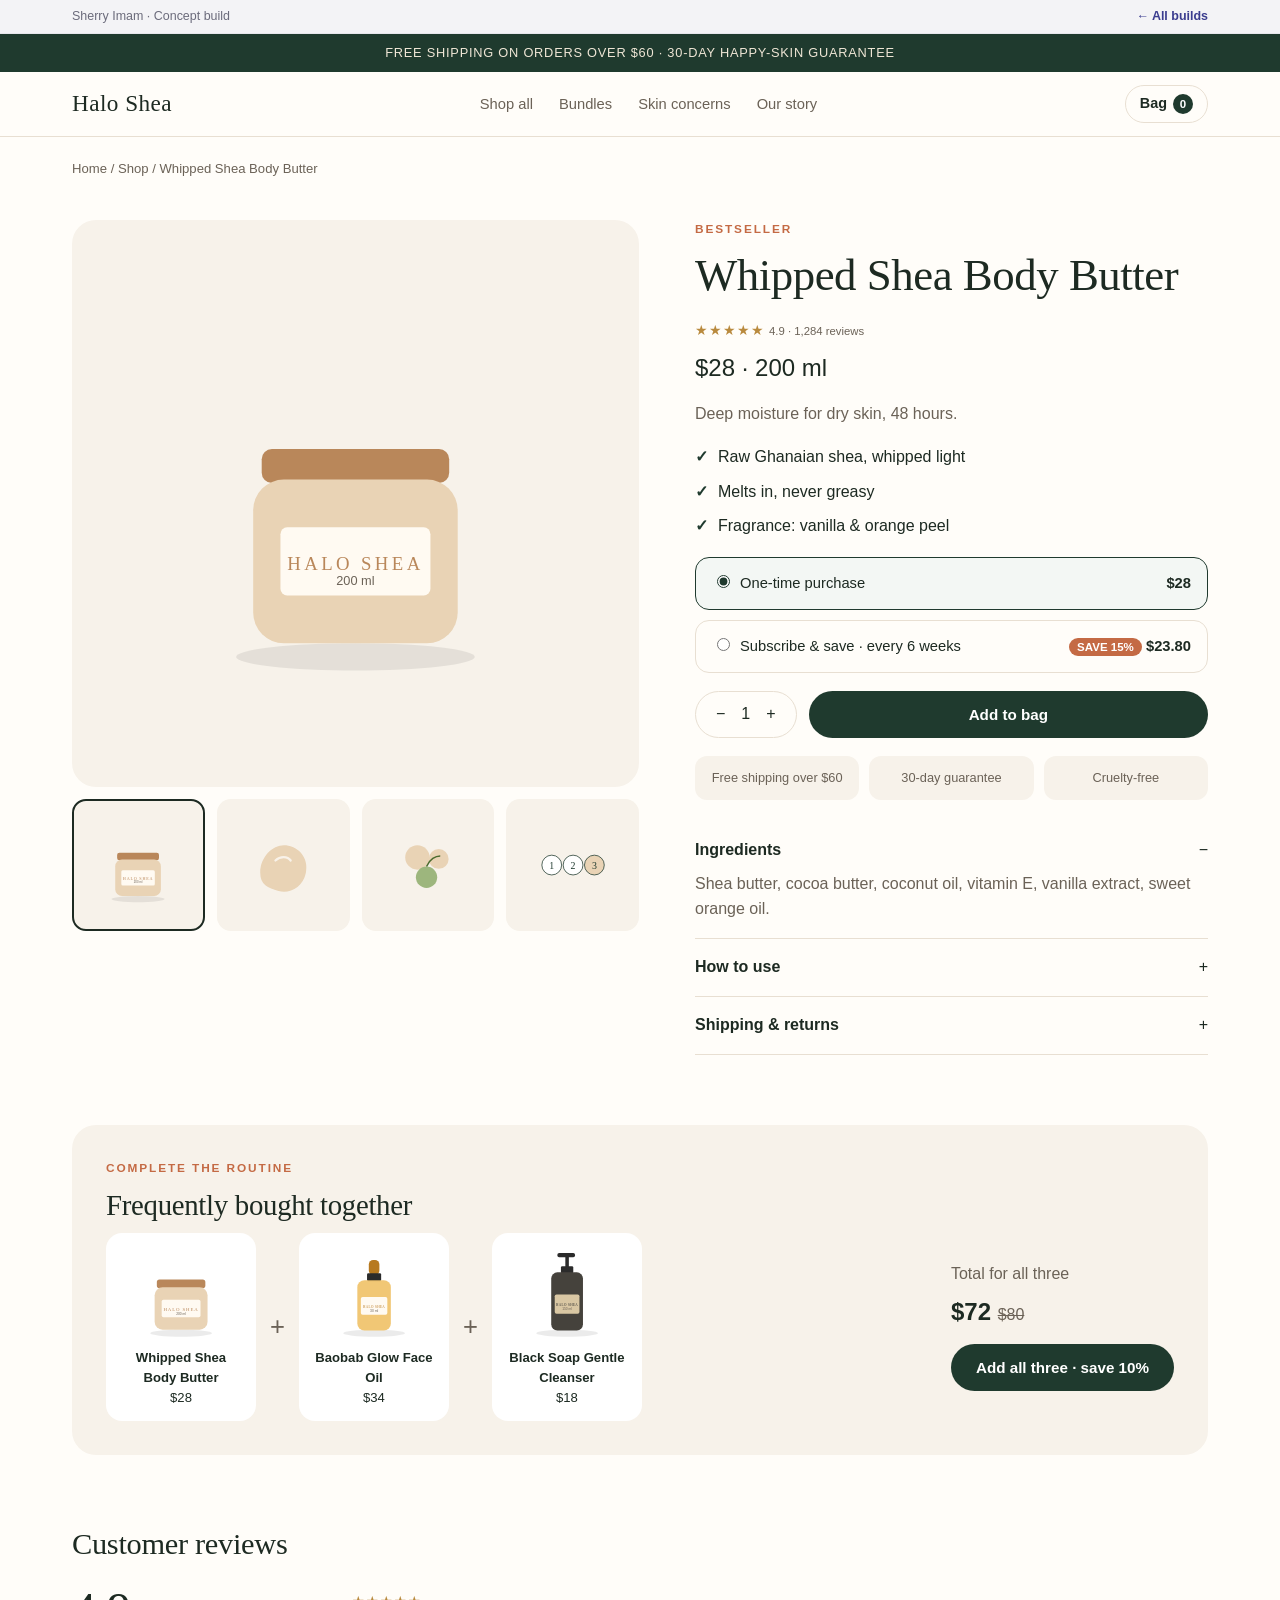
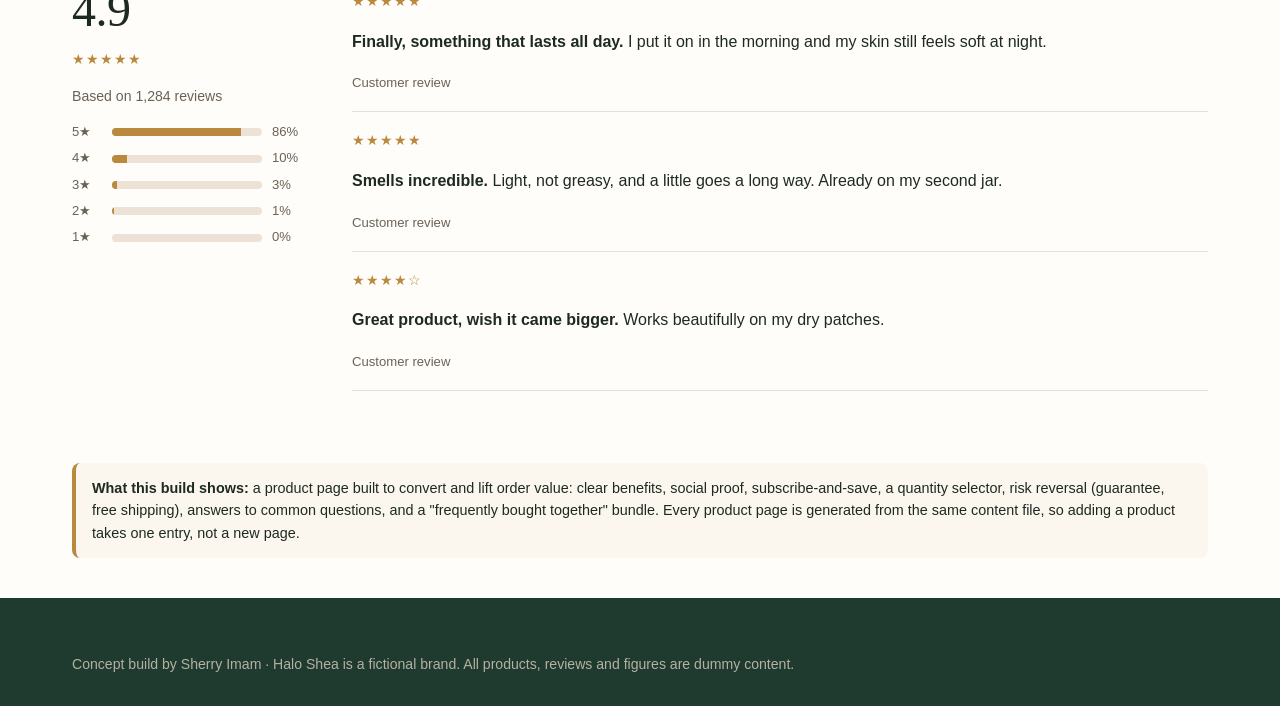
<file: samples/store/product.html>
<!doctype html>
<html lang="en"><head><meta charset="utf-8"><meta name="viewport" content="width=device-width,initial-scale=1">
<title>Product page · Halo Shea (concept build by Sherry Imam)</title>
<link rel="stylesheet" href="store.css">
<style>
.pdp{display:grid;grid-template-columns:1.05fr .95fr;gap:56px;padding:40px 0 70px}
@media(max-width:860px){.pdp{grid-template-columns:1fr;gap:28px;padding-top:24px}}
.crumbs{font-size:.82rem;color:var(--muted);padding-top:22px}.crumbs a{text-decoration:none}
.main-art{background:var(--cream);border-radius:24px;aspect-ratio:1/1;display:grid;place-items:center;padding:40px}
.main-art svg{width:70%}
.thumbs{display:grid;grid-template-columns:repeat(4,1fr);gap:12px;margin-top:12px}
.thumbs div{background:var(--cream);border-radius:14px;aspect-ratio:1/1;display:grid;place-items:center;padding:10px;font-size:.72rem;color:var(--muted);text-align:center;border:2px solid transparent}
.thumbs div.on{border-color:var(--ink)}
.thumbs svg{width:70%}
.info h1{font-size:clamp(2rem,4vw,2.8rem)}
.price{font-size:1.5rem;margin:6px 0 14px}
.benefits{list-style:none;padding:0;margin:18px 0;display:grid;gap:10px}
.benefits li{display:flex;gap:10px}.benefits li:before{content:"✓";color:var(--green);font-weight:900}
.opt{display:grid;gap:10px;margin:18px 0}
.opt label{display:flex;justify-content:space-between;align-items:center;border:1.5px solid var(--line);border-radius:14px;padding:14px 16px;cursor:pointer;font-size:.92rem}
.opt input{margin-right:10px;accent-color:var(--green)}
.opt label:has(input:checked){border-color:var(--green);background:#f3f7f4}
.opt .save{background:var(--terra);color:#fff;font-size:.72rem;font-weight:700;padding:3px 8px;border-radius:999px}
.buy{display:flex;gap:12px}
.buy .qty{padding:0 14px}
.perks{display:grid;grid-template-columns:repeat(3,1fr);gap:10px;margin-top:18px;font-size:.8rem;color:var(--muted);text-align:center}
.perks div{background:var(--cream);border-radius:12px;padding:12px 8px}
details{border-bottom:1px solid var(--line);padding:16px 0}
details summary{cursor:pointer;font-weight:700;list-style:none;display:flex;justify-content:space-between}
details summary:after{content:"+";font-weight:400}details[open] summary:after{content:"−"}
details p{margin:10px 0 0;color:var(--muted)}
.fbt{background:var(--cream);border-radius:24px;padding:34px}
.fbt .row{display:flex;align-items:center;gap:14px;flex-wrap:wrap}
.fbt .it{background:#fff;border-radius:16px;padding:12px;width:150px;text-align:center;font-size:.82rem}
.fbt .it svg{width:70%;margin:0 auto 6px}
.fbt .plus{font-size:1.6rem;color:var(--muted)}
.fbt .tot{margin-left:auto;min-width:220px}
@media(max-width:700px){.fbt .tot{margin-left:0;width:100%}.fbt .it{width:calc(33% - 22px);min-width:90px}}
.rs{display:grid;grid-template-columns:240px 1fr;gap:40px}
@media(max-width:760px){.rs{grid-template-columns:1fr}}
.bars div{display:grid;grid-template-columns:30px 1fr 40px;gap:10px;align-items:center;font-size:.82rem;color:var(--muted);margin-bottom:6px}
.bars span.t{height:8px;background:#ece3d6;border-radius:999px;overflow:hidden}.bars span.t i{display:block;height:100%;background:var(--gold)}
.rv{border-bottom:1px solid var(--line);padding:16px 0}
</style></head><body>
<div class="sample-bar"><div class="wrap"><span>Sherry Imam · Concept build</span><a href="../index.html">← All builds</a></div></div>
<div class="announce">FREE SHIPPING ON ORDERS OVER $60 · 30-DAY HAPPY-SKIN GUARANTEE</div>
<header class="site"><div class="wrap">
  <a class="brand serif" href="index.html">Halo Shea</a>
  <nav class="menu"><a href="index.html#shop">Shop all</a><a href="index.html#bundle">Bundles</a><a href="index.html#concerns">Skin concerns</a><a href="index.html#story">Our story</a></nav>
  <button class="bag" onclick="CART.open()">Bag<span id="cartCount">0</span></button>
</div></header>

<div class="wrap">
  <div class="crumbs"><a href="index.html">Home</a> / <a href="index.html#shop">Shop</a> / <span id="crumb"></span></div>
  <div class="pdp">
    <div>
      <div class="main-art" id="mainArt"></div>
      <div class="thumbs" id="thumbs"></div>
    </div>
    <div class="info">
      <span class="eyebrow" id="badge"></span>
      <h1 class="serif" id="name"></h1>
      <span class="rating" id="rating"></span>
      <div class="price" id="price"></div>
      <p class="muted" id="short"></p>
      <ul class="benefits" id="benefits"></ul>
      <div class="opt">
        <label><span><input type="radio" name="buy" value="once" checked>One-time purchase</span><b id="pOnce"></b></label>
        <label><span><input type="radio" name="buy" value="sub">Subscribe &amp; save · every 6 weeks</span><span><span class="save">SAVE 15%</span> <b id="pSub"></b></span></label>
      </div>
      <div class="buy">
        <div class="qty"><button onclick="setQty(-1)" aria-label="Less">−</button><span id="q">1</span><button onclick="setQty(1)" aria-label="More">+</button></div>
        <button class="btn dark" style="flex:1" onclick="addThis()">Add to bag</button>
      </div>
      <div class="perks"><div>Free shipping over $60</div><div>30-day guarantee</div><div>Cruelty-free</div></div>
      <div style="margin-top:22px">
        <details open><summary>Ingredients</summary><p id="ingredients"></p></details>
        <details><summary>How to use</summary><p>Apply a small amount to clean skin, morning and night. Patch-test before first use.</p></details>
        <details><summary>Shipping &amp; returns</summary><p>Ships in 1–2 business days. Free shipping over $60. Not happy? Return within 30 days for a full refund.</p></details>
      </div>
    </div>
  </div>

  <section style="padding-top:0"><div class="fbt">
    <span class="eyebrow">Complete the routine</span>
    <h2 class="serif" style="font-size:1.8rem">Frequently bought together</h2>
    <div class="row" id="fbt"></div>
  </div></section>

  <section style="padding-top:0">
    <h2 class="serif" style="font-size:1.9rem">Customer reviews</h2>
    <div class="rs">
      <div><div class="serif" style="font-size:3rem" id="avg"></div><span class="rating" id="avgStars"></span><p class="muted" id="count" style="font-size:.88rem"></p>
        <div class="bars"><div><span>5★</span><span class="t"><i style="width:86%"></i></span><span>86%</span></div><div><span>4★</span><span class="t"><i style="width:10%"></i></span><span>10%</span></div><div><span>3★</span><span class="t"><i style="width:3%"></i></span><span>3%</span></div><div><span>2★</span><span class="t"><i style="width:1%"></i></span><span>1%</span></div><div><span>1★</span><span class="t"><i style="width:0%"></i></span><span>0%</span></div></div></div>
      <div>
        <div class="rv"><span class="rating">★★★★★</span><p><b>Finally, something that lasts all day.</b> I put it on in the morning and my skin still feels soft at night.</p><span class="muted" style="font-size:.82rem">Customer review</span></div>
        <div class="rv"><span class="rating">★★★★★</span><p><b>Smells incredible.</b> Light, not greasy, and a little goes a long way. Already on my second jar.</p><span class="muted" style="font-size:.82rem">Customer review</span></div>
        <div class="rv"><span class="rating">★★★★☆</span><p><b>Great product, wish it came bigger.</b> Works beautifully on my dry patches.</p><span class="muted" style="font-size:.82rem">Customer review</span></div>
      </div>
    </div>
  </section>
</div>

<div class="wrap" style="margin-bottom:40px"><div class="note"><b>What this build shows:</b> a product page built to convert and lift order value: clear benefits, social proof, subscribe-and-save, a quantity selector, risk reversal (guarantee, free shipping), answers to common questions, and a "frequently bought together" bundle. Every product page is generated from the same content file, so adding a product takes one entry, not a new page.</div></div>

<footer class="site"><div class="wrap"><p style="margin:0;opacity:.8">Concept build by Sherry Imam · Halo Shea is a fictional brand. All products, reviews and figures are dummy content.</p></div></footer>
<div id="cartRoot"></div>
<script src="store-data.js"></script>
<script>
document.getElementById("cartRoot").innerHTML = cartDrawerHTML();
var id = (location.search.match(/id=([\w-]+)/) || [])[1] || "body-butter";
var P = getProduct(id) || STORE.products[0], qty = 1;
document.title = P.name + " · Halo Shea (concept build by Sherry Imam)";
document.getElementById("crumb").textContent = P.name;
document.getElementById("mainArt").innerHTML = productArt(P);
var tex = '<svg viewBox="0 0 100 100" aria-label="Texture"><path d="M20 60c0-22 18-38 34-36s30 16 26 36-22 28-36 24-24-8-24-24z" fill="' + P.color + '"/><path d="M40 44c6-6 16-6 20 0" stroke="#fff" stroke-width="3" fill="none" opacity=".7" stroke-linecap="round"/></svg>';
var ing = '<svg viewBox="0 0 100 100" aria-label="Ingredients"><circle cx="36" cy="40" r="16" fill="#e9d3b5"/><circle cx="64" cy="42" r="13" fill="' + P.color + '"/><circle cx="48" cy="66" r="14" fill="#9db67d"/><path d="M48 52c4-10 12-14 18-14" stroke="#4b6b2f" stroke-width="2" fill="none"/></svg>';
var how = '<svg viewBox="0 0 100 100" aria-label="How to use"><g font-family="Georgia,serif" font-size="13" fill="#1f3a2e" text-anchor="middle"><circle cx="22" cy="50" r="13" fill="#fff" stroke="#1f3a2e"/><text x="22" y="55">1</text><circle cx="50" cy="50" r="13" fill="#fff" stroke="#1f3a2e"/><text x="50" y="55">2</text><circle cx="78" cy="50" r="13" fill="' + P.color + '" stroke="#1f3a2e"/><text x="78" y="55">3</text></g></svg>';
document.getElementById("thumbs").innerHTML = '<div class="on">' + productArt(P) + '</div><div>' + tex + '</div><div>' + ing + '</div><div>' + how + '</div>';
document.getElementById("badge").textContent = P.badge || "Halo Shea";
document.getElementById("name").textContent = P.name;
document.getElementById("rating").innerHTML = stars(P.rating) + "<small>" + P.rating + " · " + P.reviews.toLocaleString() + " reviews</small>";
document.getElementById("price").textContent = money(P.price) + " · " + P.size;
document.getElementById("short").textContent = P.short;
document.getElementById("benefits").innerHTML = P.benefits.map(function (b) { return "<li>" + b + "</li>"; }).join("");
document.getElementById("pOnce").textContent = money(P.price);
document.getElementById("pSub").textContent = money(P.price * 0.85);
document.getElementById("ingredients").textContent = P.ingredients;
document.getElementById("avg").textContent = P.rating;
document.getElementById("avgStars").textContent = stars(P.rating);
document.getElementById("count").textContent = "Based on " + P.reviews.toLocaleString() + " reviews";
function setQty(d) { qty = Math.max(1, qty + d); document.getElementById("q").textContent = qty; }
function addThis() {
  var sub = document.querySelector('input[name=buy]:checked').value === "sub";
  CART.add(P.id + (sub ? "-sub" : ""), qty, P.name + (sub ? " (subscribe)" : ""), sub ? P.price * 0.85 : P.price);
}
var others = STORE.products.filter(function (x) { return x.id !== P.id; }).slice(0, 2), set = [P].concat(others), tot = 0;
document.getElementById("fbt").innerHTML = set.map(function (x, i) { tot += x.price; return (i ? '<span class="plus">+</span>' : '') + '<div class="it">' + productArt(x) + '<b>' + x.name + '</b><br>' + money(x.price) + '</div>'; }).join("") +
  '<div class="tot"><p class="muted" style="margin:0">Total for all three</p><div class="price"><b>' + money(tot * 0.9) + '</b> <s class="muted" style="font-size:1rem">' + money(tot) + '</s></div><button class="btn dark full" id="fbtBtn">Add all three · save 10%</button></div>';
document.getElementById("fbtBtn").onclick = function () { set.forEach(function (x) { CART.add(x.id + "-set", 1, x.name + " (routine set)", Math.round(x.price * 0.9 * 100) / 100); }); };
CART.render();
</script>
</body></html>
</file>
<file: samples/style.css>
:root{
  --ink:#14152b; --muted:#5b5e78; --line:#e4e4ee; --bg:#fbfbfd; --card:#fff;
  --brand:#4338ca; --brand-2:#6366f1; --brand-soft:#eef0ff; --amber:#f59e0b; --green:#059669; --green-soft:#e6f6ef; --red:#dc2626; --red-soft:#fdecec;
  --r:14px; --shadow:0 1px 2px rgba(20,21,43,.06),0 8px 24px rgba(20,21,43,.06);
  font-family:-apple-system,BlinkMacSystemFont,"Segoe UI",Inter,Roboto,Helvetica,Arial,sans-serif;
  color:var(--ink); background:var(--bg); line-height:1.55;
}
*{box-sizing:border-box} body{margin:0} a{color:var(--brand)} img{max-width:100%}
h1,h2,h3{line-height:1.2;margin:0 0 .5em} h1{font-size:clamp(1.9rem,5vw,3rem);letter-spacing:-.02em} h2{font-size:clamp(1.4rem,3.4vw,2rem);letter-spacing:-.01em} h3{font-size:1.1rem}
p{margin:0 0 1em}
.wrap{max-width:1080px;margin:0 auto;padding:0 20px}
.sample-bar{background:#f3f3f6;color:#6b6b7b;font-size:.78rem;padding:7px 0;border-bottom:1px solid #e6e6ec}
.sample-bar .wrap{display:flex;gap:12px;justify-content:space-between;align-items:center;flex-wrap:wrap}
.sample-bar a{color:#3b3d8f;text-decoration:none;font-weight:600}
.sample-bar b{color:#fde68a}
.nav{display:flex;align-items:center;justify-content:space-between;padding:18px 0}
.logo{display:flex;align-items:center;gap:8px;font-weight:800;font-size:1.15rem;color:var(--ink);text-decoration:none}
.logo i{width:28px;height:28px;border-radius:8px;background:linear-gradient(135deg,var(--brand),var(--brand-2));display:inline-block;position:relative}
.logo i:after{content:"";position:absolute;left:8px;top:6px;width:12px;height:16px;border:2px solid #fff;border-radius:2px;border-top-right-radius:6px}
.nav ul{display:flex;gap:22px;list-style:none;margin:0;padding:0;font-size:.95rem}
.nav ul a{color:var(--muted);text-decoration:none}
@media(max-width:700px){.nav ul{display:none}}
.btn{display:inline-flex;align-items:center;justify-content:center;gap:8px;padding:12px 20px;border-radius:10px;font-weight:700;text-decoration:none;border:1px solid transparent;cursor:pointer;font-size:.98rem}
.btn.primary{background:var(--brand);color:#fff}
.btn.ghost{border-color:var(--line);color:var(--ink);background:#fff}
.btn.amber{background:var(--amber);color:#1f1300}
.eyebrow{display:inline-block;font-size:.78rem;font-weight:700;letter-spacing:.08em;text-transform:uppercase;color:var(--brand);background:var(--brand-soft);padding:5px 10px;border-radius:999px;margin-bottom:14px}
.lede{font-size:1.12rem;color:var(--muted)}
.card{background:var(--card);border:1px solid var(--line);border-radius:var(--r);box-shadow:var(--shadow);padding:22px}
.grid{display:grid;gap:18px}
.g2{grid-template-columns:repeat(2,1fr)} .g3{grid-template-columns:repeat(3,1fr)} .g4{grid-template-columns:repeat(4,1fr)}
@media(max-width:860px){.g3,.g4{grid-template-columns:repeat(2,1fr)}}
@media(max-width:560px){.g2,.g3,.g4{grid-template-columns:1fr}}
section{padding:56px 0}
.muted{color:var(--muted)} .small{font-size:.85rem}
.pill{display:inline-block;font-size:.75rem;font-weight:700;padding:3px 9px;border-radius:999px;background:var(--brand-soft);color:var(--brand)}
.pill.green{background:var(--green-soft);color:var(--green)} .pill.red{background:var(--red-soft);color:var(--red)} .pill.amber{background:#fff4dc;color:#a16207} .pill.grey{background:#f0f0f4;color:var(--muted)}
.kpi{padding:18px}
.kpi b{display:block;font-size:1.7rem;letter-spacing:-.02em}
.kpi span{color:var(--muted);font-size:.85rem}
.kpi em{font-style:normal;font-size:.8rem;font-weight:700;color:var(--green)}
.kpi em.down{color:var(--green)}
table{width:100%;border-collapse:collapse;font-size:.9rem}
th,td{text-align:left;padding:10px 12px;border-bottom:1px solid var(--line);white-space:nowrap}
th{font-size:.76rem;text-transform:uppercase;letter-spacing:.05em;color:var(--muted);background:#f7f7fb}
td.num,th.num{text-align:right}
.table-wrap{overflow-x:auto;border:1px solid var(--line);border-radius:var(--r);background:#fff}
.note{border-left:4px solid var(--amber);background:#fffaf0;padding:14px 16px;border-radius:8px;font-size:.92rem}
.foot{border-top:1px solid var(--line);padding:28px 0;color:var(--muted);font-size:.85rem}
.page-head{padding:36px 0 8px}
.page-head p{max-width:720px}
</file>
<file: samples/store/store.css>
:root{--cream:#f7f2ea;--paper:#fffdf9;--ink:#1d2a22;--muted:#6b6257;--green:#1f3a2e;--terra:#c46a44;--line:#e8dfd2;--gold:#b98a3e;
  font-family:-apple-system,BlinkMacSystemFont,"Segoe UI",Inter,Roboto,Helvetica,Arial,sans-serif;color:var(--ink);background:var(--paper);line-height:1.55}
*{box-sizing:border-box}body{margin:0}a{color:inherit}img,svg{max-width:100%;display:block}
.serif{font-family:"Iowan Old Style","Palatino Linotype",Palatino,Georgia,serif;font-weight:500;letter-spacing:-.01em}
h1,h2,h3{margin:0 0 .4em;line-height:1.12}
.wrap{max-width:1180px;margin:0 auto;padding:0 22px}
.sample-bar{background:#f3f3f6;color:#6b6b7b;font-size:.78rem;padding:7px 0;border-bottom:1px solid #e6e6ec}
.sample-bar .wrap{display:flex;gap:12px;justify-content:space-between;align-items:center;flex-wrap:wrap}
.sample-bar a{color:#3b3d8f;text-decoration:none;font-weight:600}.sample-bar b{color:#fde68a}
.announce{background:var(--green);color:#efe6d6;text-align:center;font-size:.8rem;letter-spacing:.06em;padding:9px 12px}
header.site{position:sticky;top:0;z-index:20;background:rgba(255,253,249,.94);backdrop-filter:blur(8px);border-bottom:1px solid var(--line)}
header.site .wrap{display:flex;align-items:center;justify-content:space-between;height:64px}
.brand{font-size:1.45rem;text-decoration:none;letter-spacing:.02em}
.menu{display:flex;gap:26px;font-size:.92rem}.menu a{text-decoration:none;color:var(--muted)}
@media(max-width:760px){.menu{display:none}}
.bag{background:none;border:1px solid var(--line);border-radius:999px;padding:8px 14px;font-weight:600;cursor:pointer;font-size:.9rem;color:var(--ink)}
.bag span{display:inline-grid;place-items:center;min-width:20px;height:20px;border-radius:999px;background:var(--green);color:#fff;font-size:.72rem;margin-left:6px;padding:0 6px}
.btn{display:inline-flex;align-items:center;justify-content:center;gap:8px;padding:14px 24px;border-radius:999px;font-weight:700;text-decoration:none;border:1px solid transparent;cursor:pointer;font-size:.95rem}
.btn.dark{background:var(--green);color:#fff}.btn.light{background:#fff;color:var(--ink);border-color:var(--line)}.btn.terra{background:var(--terra);color:#fff}
.btn.full{width:100%}
.eyebrow{font-size:.74rem;letter-spacing:.16em;text-transform:uppercase;color:var(--terra);font-weight:700;margin-bottom:12px;display:block}
.muted{color:var(--muted)}.tiny{font-size:.78rem;color:var(--muted);margin:8px 0 0;text-align:center}
section{padding:72px 0}
.grid{display:grid;gap:22px}
.g2{grid-template-columns:repeat(2,1fr)}.g3{grid-template-columns:repeat(3,1fr)}.g4{grid-template-columns:repeat(4,1fr)}
@media(max-width:900px){.g3,.g4{grid-template-columns:repeat(2,1fr)}}
@media(max-width:560px){.g2{grid-template-columns:1fr}}
/* product card */
.pcard{text-decoration:none;display:flex;flex-direction:column;gap:10px}
.pcard .art{background:var(--cream);border-radius:18px;aspect-ratio:4/5;display:grid;place-items:center;padding:22px;position:relative;transition:transform .25s}
.pcard:hover .art{transform:translateY(-3px)}
.pcard .art svg{width:78%}
.tag{position:absolute;top:14px;left:14px;background:#fff;border-radius:999px;padding:4px 10px;font-size:.72rem;font-weight:700;letter-spacing:.04em}
.pcard b{font-size:.98rem}.pcard .meta{display:flex;justify-content:space-between;align-items:center;font-size:.9rem}
.rating{color:var(--gold);font-size:.85rem;letter-spacing:1px}.rating small{color:var(--muted);letter-spacing:0;margin-left:4px}
.quick{margin-top:4px}
.quick button{width:100%;padding:11px;border-radius:999px;border:1px solid var(--ink);background:#fff;font-weight:700;cursor:pointer;color:var(--ink)}
.quick button:hover{background:var(--ink);color:#fff}
/* drawer */
.scrim{position:fixed;inset:0;background:rgba(20,20,20,.35);opacity:0;pointer-events:none;transition:.25s;z-index:40}
.drawer{position:fixed;top:0;right:0;height:100%;width:min(400px,92vw);background:var(--paper);z-index:50;transform:translateX(100%);transition:transform .3s,visibility .3s;display:flex;flex-direction:column;visibility:hidden}
body.cart-open .scrim{opacity:1;pointer-events:auto}body.cart-open .drawer{transform:none;visibility:visible;box-shadow:-20px 0 40px rgba(0,0,0,.08)}
.dh{display:flex;justify-content:space-between;align-items:center;padding:20px 22px;border-bottom:1px solid var(--line)}
.dh button{background:none;border:0;font-size:1.1rem;cursor:pointer}
.ship{padding:16px 22px;font-size:.85rem;background:var(--cream)}
.track{height:6px;background:#e4d8c6;border-radius:999px;margin-top:8px;overflow:hidden}.track i{display:block;height:100%;background:var(--green);width:0;transition:.3s}
.items{flex:1;overflow:auto;padding:8px 22px}
.ci{display:flex;justify-content:space-between;align-items:center;padding:14px 0;border-bottom:1px solid var(--line);font-size:.9rem}
.ci span{display:block;color:var(--muted)}
.qty{display:flex;align-items:center;gap:10px;border:1px solid var(--line);border-radius:999px;padding:4px 10px}
.qty button{background:none;border:0;font-size:1rem;cursor:pointer;color:var(--ink)}
.empty{color:var(--muted);padding:30px 0;text-align:center}
.df{padding:18px 22px;border-top:1px solid var(--line)}
.df .row{display:flex;justify-content:space-between;margin-bottom:14px}
footer.site{background:var(--green);color:#d9cfbf;padding:56px 0 30px;font-size:.88rem}
footer.site a{color:#d9cfbf;text-decoration:none}
footer.site .cols{display:grid;grid-template-columns:2fr 1fr 1fr 1fr;gap:28px}
@media(max-width:760px){footer.site .cols{grid-template-columns:1fr 1fr}}
footer.site h4{color:#fff;margin:0 0 10px;font-size:.9rem}
footer.site ul{list-style:none;padding:0;margin:0;display:grid;gap:8px}
.note{border-left:4px solid var(--gold);background:#fbf6ee;padding:14px 16px;border-radius:8px;font-size:.9rem}
h2.serif{font-size:clamp(1.8rem,3.6vw,2.6rem)}
</file>
